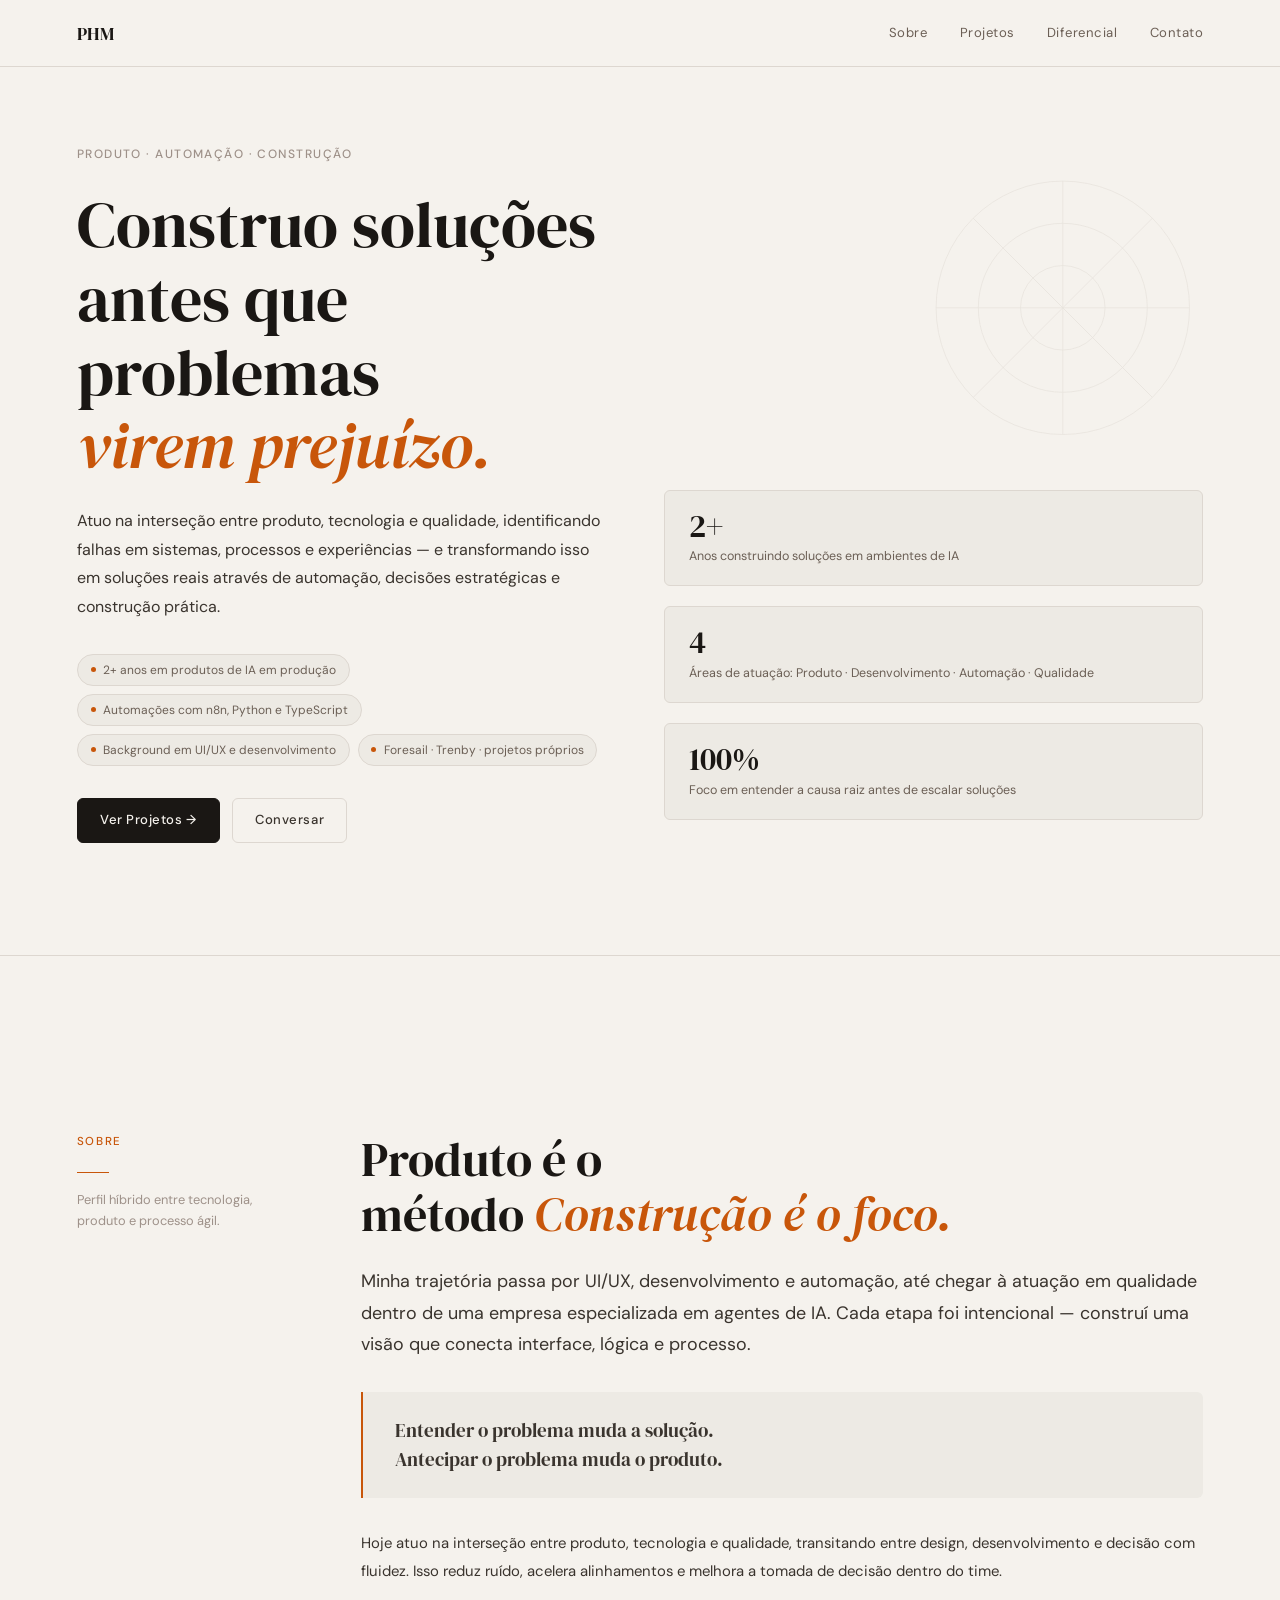
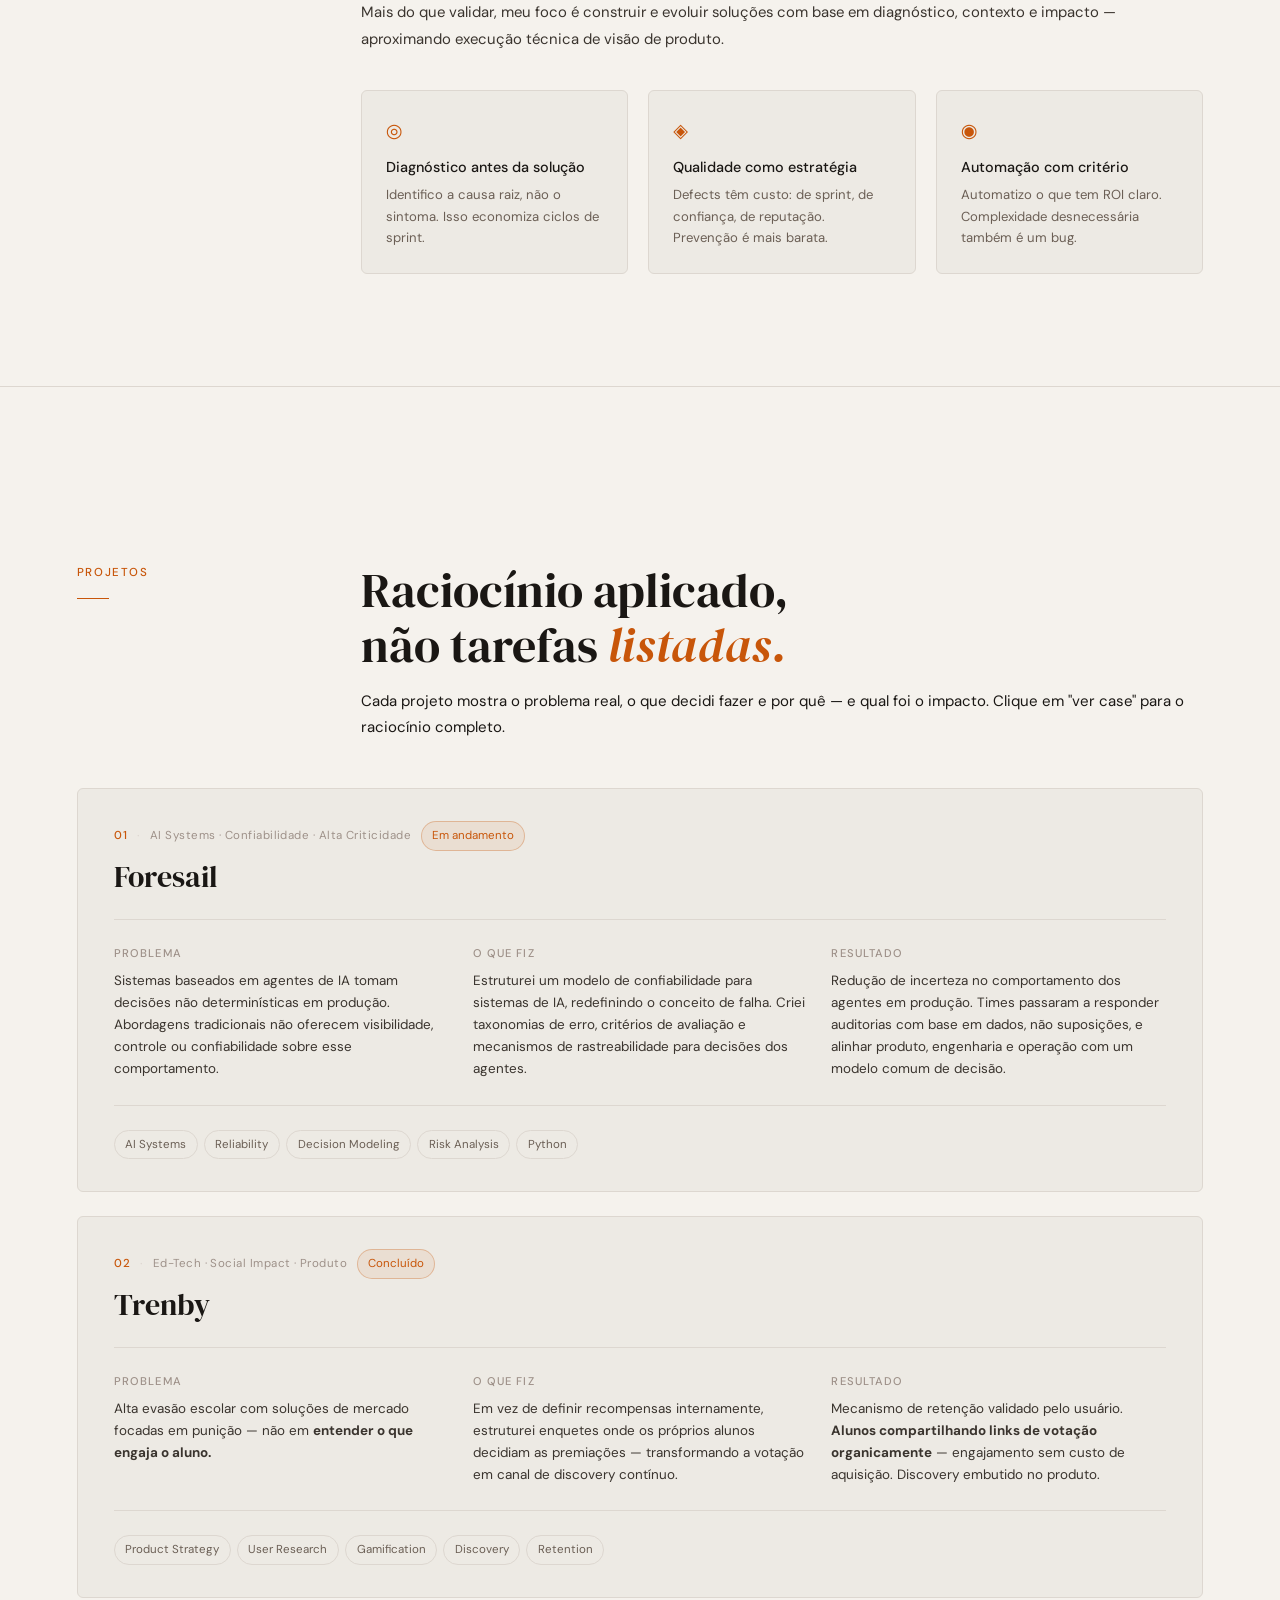
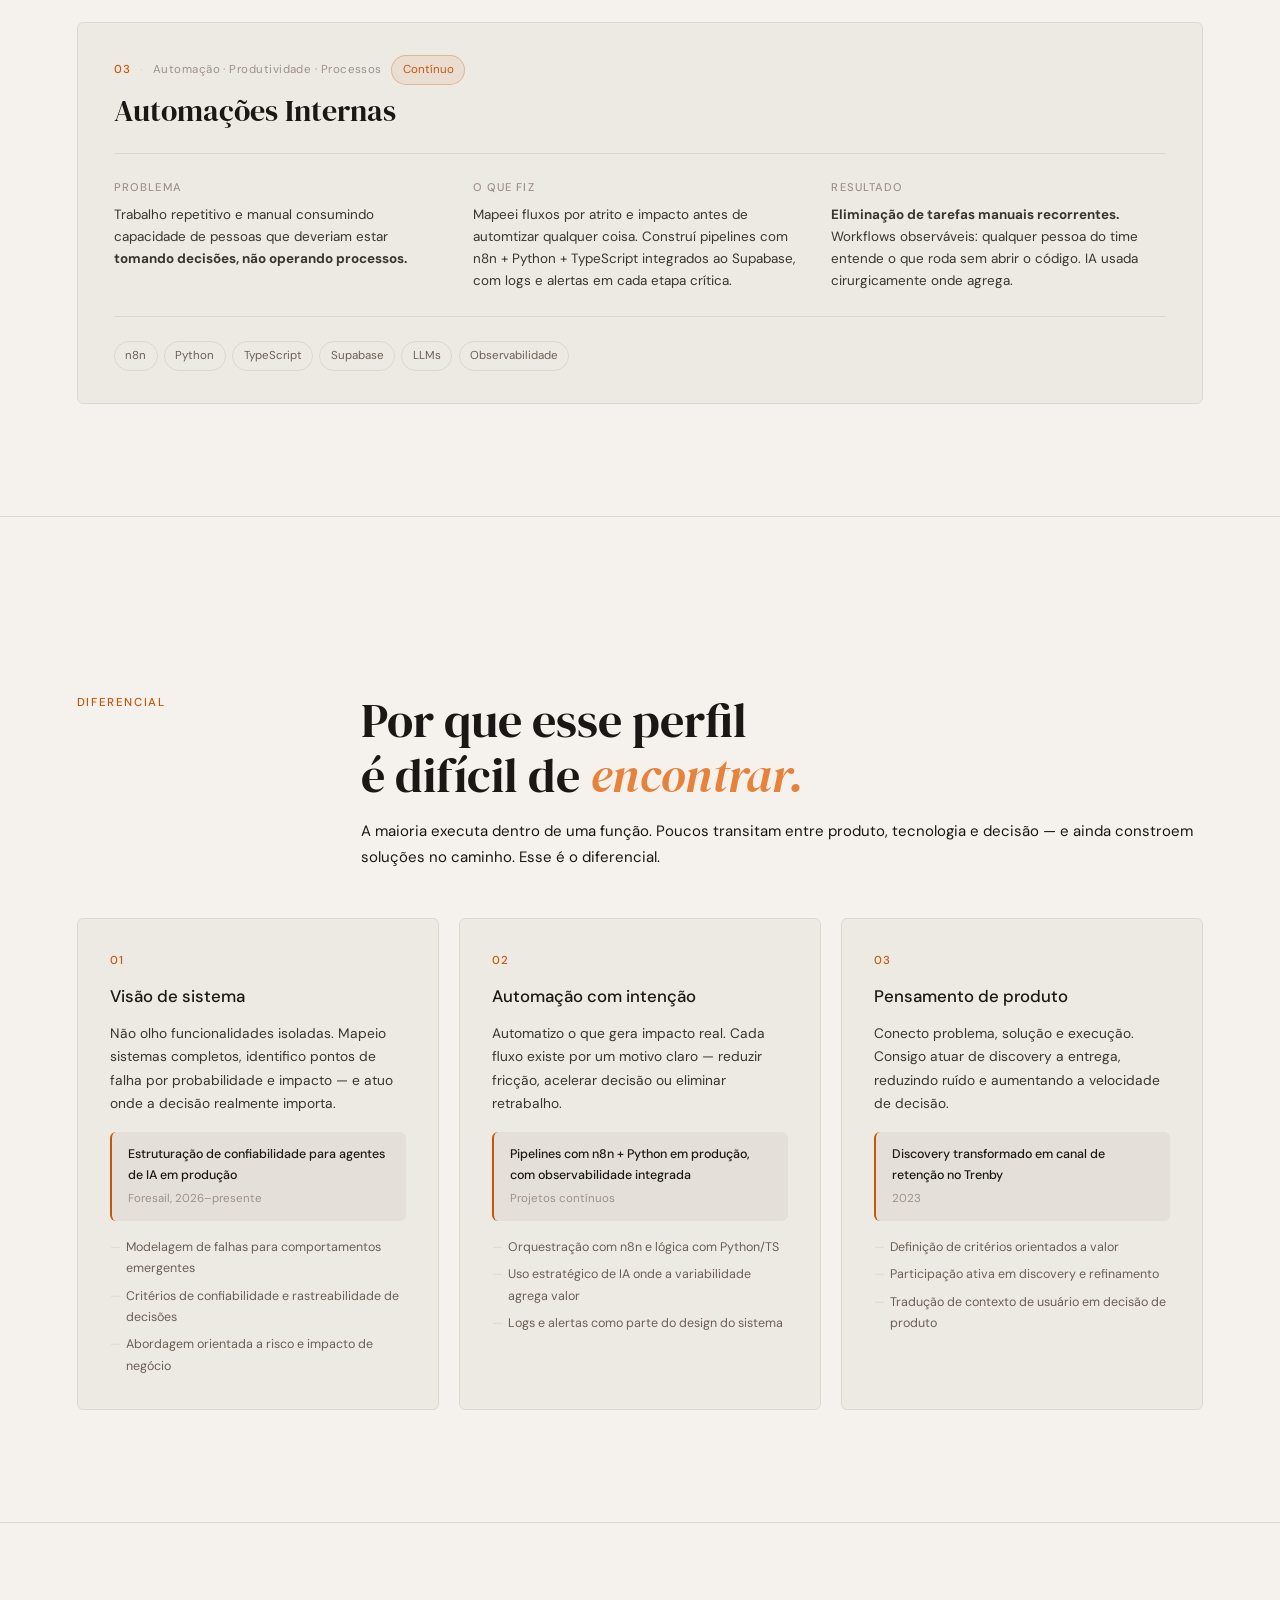
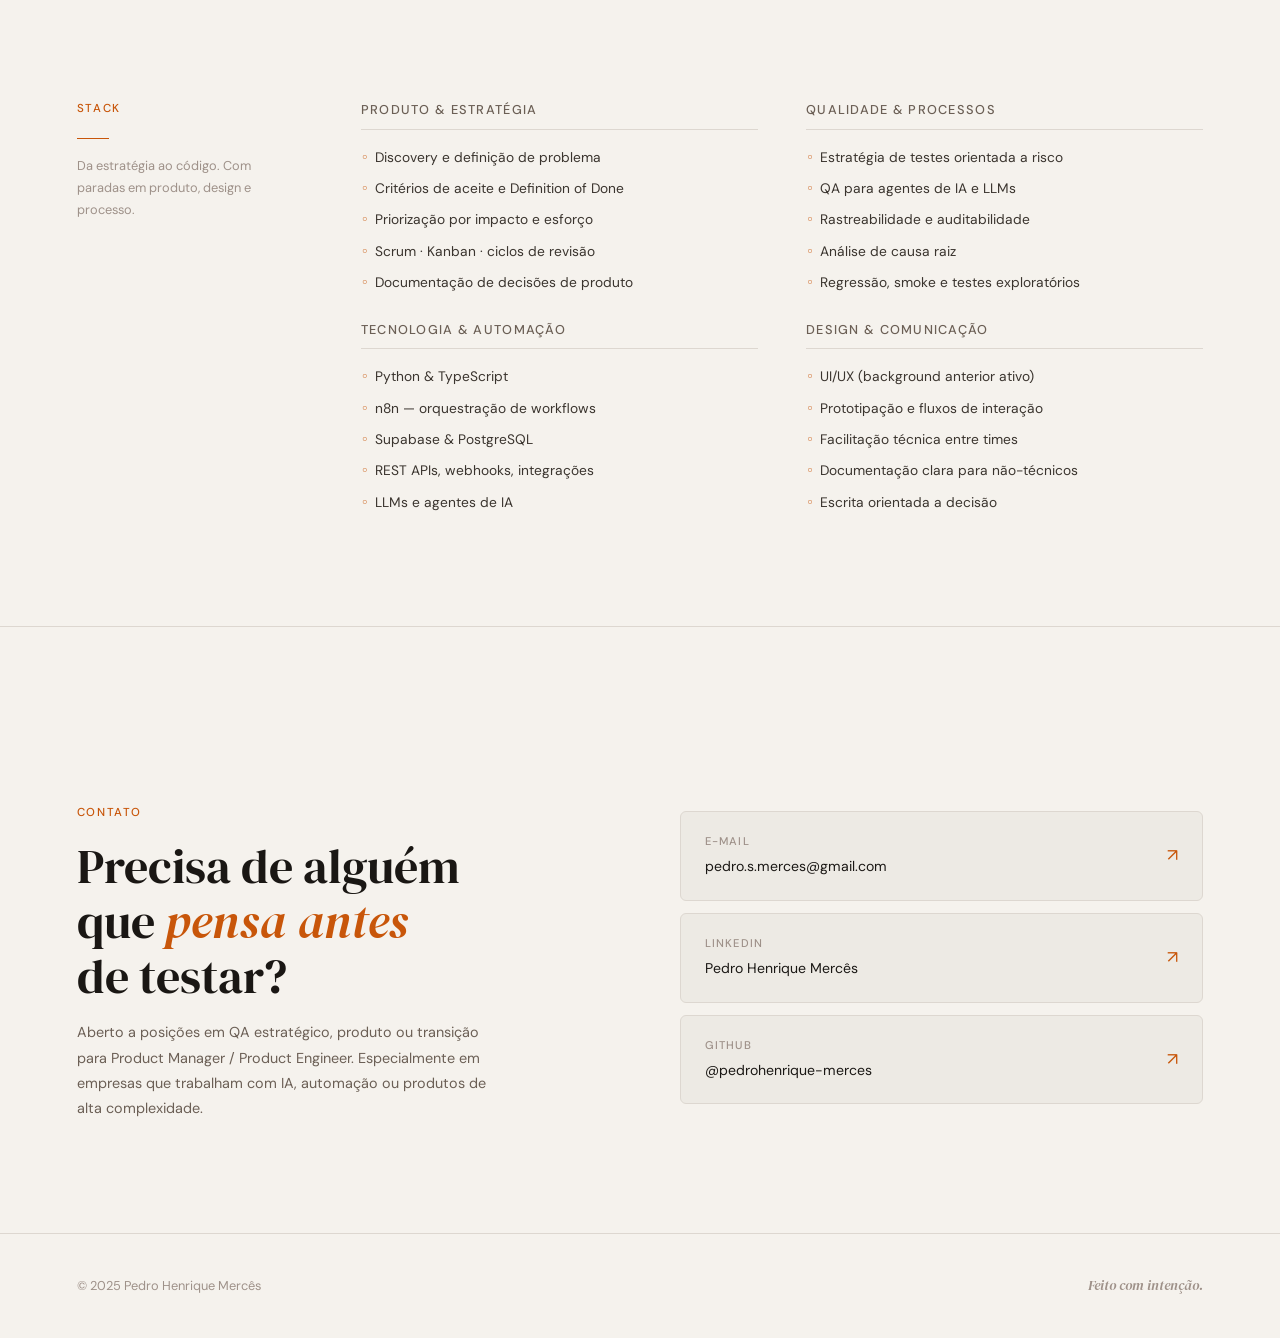
<file: portfolio (2)/portfolio/index.html>
<!DOCTYPE html>
<html lang="pt-BR">

<head>
  <meta charset="UTF-8">
  <meta name="viewport" content="width=device-width, initial-scale=1.0">
  <title>Pedro Henrique Mercês — QA Estratégico · Produto · Automação</title>
  <meta name="description"
    content="QA com visão de produto e domínio de automação. Identifico problemas antes que virem bugs, estruturo qualidade como estratégia e construo soluções que escalam.">
  <link rel="preconnect" href="https://fonts.googleapis.com">
  <link
    href="https://fonts.googleapis.com/css2?family=DM+Serif+Display:ital@0;1&family=DM+Sans:ital,opsz,wght@0,9..40,300;0,9..40,400;0,9..40,500;1,9..40,300&display=swap"
    rel="stylesheet">
  <link rel="stylesheet" href="css/tokens.css">
  <link rel="stylesheet" href="css/base.css">
  <link rel="stylesheet" href="css/sections.css">
</head>

<body>

  <nav>
    <a href="#hero" class="nav-logo">PHM</a>
    <ul class="nav-links">
      <li><a href="#sobre">Sobre</a></li>
      <li><a href="#projetos">Projetos</a></li>
      <li><a href="#diferencial">Diferencial</a></li>
      <li><a href="#contato">Contato</a></li>
    </ul>
  </nav>

  <!-- ══ HERO ══ -->
  <section id="hero">
    <div class="hero-left">
      <span class="hero-eyebrow">Produto · Automação · Construção</span>

      <h1>Construo soluções<br>antes que problemas<br><em>virem prejuízo.</em></h1>

      <p class="hero-sub">
        Atuo na interseção entre produto, tecnologia e qualidade, identificando falhas
        em sistemas, processos e experiências — e transformando isso em soluções reais
        através de automação, decisões estratégicas e construção prática.
      </p>

      <div class="hero-proofs">
        <span class="proof-chip"><span class="proof-chip-dot"></span>2+ anos em produtos de IA em produção</span>
        <span class="proof-chip"><span class="proof-chip-dot"></span>Automações com n8n, Python e TypeScript</span>
        <span class="proof-chip"><span class="proof-chip-dot"></span>Background em UI/UX e desenvolvimento</span>
        <span class="proof-chip"><span class="proof-chip-dot"></span>Foresail · Trenby · projetos próprios</span>
      </div>

      <div class="hero-cta">
        <a href="#projetos" class="btn btn-primary">Ver Projetos &rarr;</a>
        <a href="#contato" class="btn btn-ghost">Conversar</a>
      </div>
    </div>

    <div class="hero-right">
      <div class="hero-bg-graphic">
        <svg viewBox="0 0 400 400" fill="none" xmlns="http://www.w3.org/2000/svg">
          <circle cx="200" cy="200" r="180" stroke="currentColor" stroke-width="1" />
          <circle cx="200" cy="200" r="120" stroke="currentColor" stroke-width="1" />
          <circle cx="200" cy="200" r="60" stroke="currentColor" stroke-width="1" />
          <line x1="20" y1="200" x2="380" y2="200" stroke="currentColor" stroke-width="1" />
          <line x1="200" y1="20" x2="200" y2="380" stroke="currentColor" stroke-width="1" />
          <line x1="72.7" y1="72.7" x2="327.3" y2="327.3" stroke="currentColor" stroke-width="1" />
          <line x1="327.3" y1="72.7" x2="72.7" y2="327.3" stroke="currentColor" stroke-width="1" />
        </svg>
      </div>
      <div class="hero-stats">
        <div class="stat-item reveal">
          <div class="stat-number">2+</div>
          <div class="stat-label">Anos construindo soluções em ambientes de IA</div>
        </div>

        <div class="stat-item reveal" style="transition-delay:.1s">
          <div class="stat-number">4</div>
          <div class="stat-label">Áreas de atuação: Produto · Desenvolvimento · Automação · Qualidade</div>
        </div>

        <div class="stat-item reveal" style="transition-delay:.2s">
          <div class="stat-number">100%</div>
          <div class="stat-label">Foco em entender a causa raiz antes de escalar soluções</div>
        </div>
      </div>
    </div>
  </section>

  <!-- ══ SOBRE ══ -->
  <section id="sobre">
    <div class="sobre-sticky reveal">
      <div class="section-label" style="margin-bottom:1.25rem">Sobre</div>
      <div class="section-divider"></div>
      <p style="font-size:0.8rem; color:var(--ink-4); line-height:1.7; max-width:20ch; margin-top:1rem;">
        Perfil híbrido entre tecnologia, produto e processo ágil.
      </p>
    </div>

    <div class="sobre-body">
      <h2 class="reveal">
        Produto é o<br>método <em style="font-style:italic;color:var(--accent)">Construção é o foco.</em>
      </h2>

      <p class="lead reveal">
        Minha trajetória passa por UI/UX, desenvolvimento e automação, até chegar
        à atuação em qualidade dentro de uma empresa especializada em agentes de IA.
        Cada etapa foi intencional — construí uma visão que conecta interface,
        lógica e processo.
      </p>

      <div class="sobre-highlight reveal">
        <p>
          Entender o problema muda a solução.<br>
          Antecipar o problema muda o produto.
        </p>
      </div>

      <p class="reveal" style="color:var(--ink-2); font-size:0.93rem; line-height:1.85;">
        Hoje atuo na interseção entre produto, tecnologia e qualidade, transitando
        entre design, desenvolvimento e decisão com fluidez. Isso reduz ruído,
        acelera alinhamentos e melhora a tomada de decisão dentro do time.
      </p>

      <p class="reveal" style="color:var(--ink-2); font-size:0.93rem; line-height:1.85; margin-top:0.85rem;">
        Mais do que validar, meu foco é construir e evoluir soluções com base em
        diagnóstico, contexto e impacto — aproximando execução técnica de visão de produto.
      </p>

      <div class="pillars reveal" style="margin-top:2.25rem">
        <div class="pillar">
          <span class="pillar-icon">◎</span>
          <h3>Diagnóstico antes da solução</h3>
          <p>Identifico a causa raiz, não o sintoma. Isso economiza ciclos de sprint.</p>
        </div>
        <div class="pillar">
          <span class="pillar-icon">◈</span>
          <h3>Qualidade como estratégia</h3>
          <p>Defects têm custo: de sprint, de confiança, de reputação. Prevenção é mais barata.</p>
        </div>
        <div class="pillar">
          <span class="pillar-icon">◉</span>
          <h3>Automação com critério</h3>
          <p>Automatizo o que tem ROI claro. Complexidade desnecessária também é um bug.</p>
        </div>
      </div>
    </div>
  </section>

  <!-- ══ PROJETOS ══ -->
  <section id="projetos">
    <div class="projects-header">
      <div>
        <div class="section-label reveal" style="margin-bottom:1rem">Projetos</div>
        <div class="section-divider reveal"></div>
      </div>
      <div class="projects-intro">
        <h2 class="reveal">Raciocínio aplicado,<br>não tarefas <em
            style="font-style:italic;color:var(--accent)">listadas.</em></h2>
        <p class="reveal">
          Cada projeto mostra o problema real, o que decidi fazer e por quê —
          e qual foi o impacto. Clique em "ver case" para o raciocínio completo.
        </p>
      </div>
    </div>

    <div class="project-list">

      <!-- FORESAIL -->
      <div class="project-card reveal">
        <div class="project-card-top">
          <div class="project-card-title-block">
            <div class="project-meta">
              <span class="project-index">01</span>
              <span style="color:var(--line);font-size:0.8rem">·</span>
              <span class="project-type">AI Systems · Confiabilidade · Alta Criticidade</span>
              <span class="tag tag-accent">Em andamento</span>
            </div>
            <h3>Foresail</h3>
          </div>
        </div>
        <div class="par-strip">
          <div class="par-item">
            <div class="par-label">Problema</div>
            <div class="par-text">Sistemas baseados em agentes de IA tomam decisões não determinísticas em produção.
              Abordagens tradicionais não oferecem visibilidade, controle ou confiabilidade sobre esse comportamento.
            </div>
          </div>
          <div class="par-item">
            <div class="par-label">O que fiz</div>
            <div class="par-text">Estruturei um modelo de confiabilidade para sistemas de IA, redefinindo o conceito de
              falha.
              Criei taxonomias de erro, critérios de avaliação e mecanismos de rastreabilidade para decisões dos
              agentes.</div>
          </div>
          <div class="par-item">
            <div class="par-label">Resultado</div>
            <div class="par-text">Redução de incerteza no comportamento dos agentes em produção.
              Times passaram a responder auditorias com base em dados, não suposições,
              e alinhar produto, engenharia e operação com um modelo comum de decisão.</div>
          </div>
        </div>
        <div class="project-tags-row">
          <span class="tag">AI Systems</span>
          <span class="tag">Reliability</span>
          <span class="tag">Decision Modeling</span>
          <span class="tag">Risk Analysis</span>
          <span class="tag">Python</span>
        </div>
      </div>

      <!-- TRENBY -->
      <div class="project-card reveal">
        <div class="project-card-top">
          <div class="project-card-title-block">
            <div class="project-meta">
              <span class="project-index">02</span>
              <span style="color:var(--line);font-size:0.8rem">·</span>
              <span class="project-type">Ed-Tech · Social Impact · Produto</span>
              <span class="tag tag-accent">Concluído</span>
            </div>
            <h3>Trenby</h3>
          </div>

        </div>
        <div class="par-strip">
          <div class="par-item">
            <div class="par-label">Problema</div>
            <div class="par-text">Alta evasão escolar com soluções de mercado focadas em punição — não em
              <strong>entender o que engaja o aluno.</strong>
            </div>
          </div>
          <div class="par-item">
            <div class="par-label">O que fiz</div>
            <div class="par-text">Em vez de definir recompensas internamente, estruturei enquetes onde os próprios
              alunos decidiam as premiações — transformando a votação em canal de discovery contínuo.</div>
          </div>
          <div class="par-item">
            <div class="par-label">Resultado</div>
            <div class="par-text">Mecanismo de retenção validado pelo usuário. <strong>Alunos compartilhando links de
                votação organicamente</strong> — engajamento sem custo de aquisição. Discovery embutido no produto.
            </div>
          </div>
        </div>
        <div class="project-tags-row">
          <span class="tag">Product Strategy</span>
          <span class="tag">User Research</span>
          <span class="tag">Gamification</span>
          <span class="tag">Discovery</span>
          <span class="tag">Retention</span>
        </div>
      </div>

      <!-- AUTOMAÇÕES -->
      <div class="project-card reveal">
        <div class="project-card-top">
          <div class="project-card-title-block">
            <div class="project-meta">
              <span class="project-index">03</span>
              <span style="color:var(--line);font-size:0.8rem">·</span>
              <span class="project-type">Automação · Produtividade · Processos</span>
              <span class="tag tag-accent">Contínuo</span>
            </div>
            <h3>Automações Internas</h3>
          </div>

        </div>
        <div class="par-strip">
          <div class="par-item">
            <div class="par-label">Problema</div>
            <div class="par-text">Trabalho repetitivo e manual consumindo capacidade de pessoas que deveriam estar
              <strong>tomando decisões, não operando processos.</strong>
            </div>
          </div>
          <div class="par-item">
            <div class="par-label">O que fiz</div>
            <div class="par-text">Mapeei fluxos por atrito e impacto antes de automtizar qualquer coisa. Construí
              pipelines com n8n + Python + TypeScript integrados ao Supabase, com logs e alertas em cada etapa crítica.
            </div>
          </div>
          <div class="par-item">
            <div class="par-label">Resultado</div>
            <div class="par-text"><strong>Eliminação de tarefas manuais recorrentes.</strong> Workflows observáveis:
              qualquer pessoa do time entende o que roda sem abrir o código. IA usada cirurgicamente onde agrega.</div>
          </div>
        </div>
        <div class="project-tags-row">
          <span class="tag">n8n</span>
          <span class="tag">Python</span>
          <span class="tag">TypeScript</span>
          <span class="tag">Supabase</span>
          <span class="tag">LLMs</span>
          <span class="tag">Observabilidade</span>
        </div>
      </div>

    </div>
  </section>

  <!-- ══ DIFERENCIAL ══ -->
  <section id="diferencial">
    <div class="diferencial-header">
      <div>
        <div class="section-label reveal" style="margin-bottom:1.25rem">Diferencial</div>
      </div>
      <div class="diferencial-intro">
        <h2 class="reveal">Por que esse perfil<br>é difícil de <em
            style="font-style:italic;color:var(--accent-2)">encontrar.</em></h2>
        <p class="reveal">
          A maioria executa dentro de uma função. Poucos transitam entre produto,
          tecnologia e decisão — e ainda constroem soluções no caminho. Esse é o
          diferencial.
        </p>
      </div>
    </div>

    <div class="diferencial-grid">

      <div class="diferencial-card reveal">
        <div class="diferencial-card-num">01</div>
        <h3>Visão de sistema</h3>
        <p>Não olho funcionalidades isoladas. Mapeio sistemas completos, identifico pontos de falha por probabilidade e
          impacto — e atuo onde a decisão realmente importa.</p>
        <div class="diferencial-proof">
          Estruturação de confiabilidade para agentes de IA em produção
          <span>Foresail, 2026–presente</span>
        </div>
        <ul class="diferencial-examples">
          <li>Modelagem de falhas para comportamentos emergentes</li>
          <li>Critérios de confiabilidade e rastreabilidade de decisões</li>
          <li>Abordagem orientada a risco e impacto de negócio</li>
        </ul>
      </div>

      <div class="diferencial-card reveal" style="transition-delay:.1s">
        <div class="diferencial-card-num">02</div>
        <h3>Automação com intenção</h3>
        <p>Automatizo o que gera impacto real. Cada fluxo existe por um motivo claro — reduzir fricção, acelerar decisão
          ou eliminar retrabalho.</p>
        <div class="diferencial-proof">
          Pipelines com n8n + Python em produção, com observabilidade integrada
          <span>Projetos contínuos</span>
        </div>
        <ul class="diferencial-examples">
          <li>Orquestração com n8n e lógica com Python/TS</li>
          <li>Uso estratégico de IA onde a variabilidade agrega valor</li>
          <li>Logs e alertas como parte do design do sistema</li>
        </ul>
      </div>

      <div class="diferencial-card reveal" style="transition-delay:.2s">
        <div class="diferencial-card-num">03</div>
        <h3>Pensamento de produto</h3>
        <p>Conecto problema, solução e execução. Consigo atuar de discovery a entrega, reduzindo ruído e aumentando a
          velocidade de decisão.</p>
        <div class="diferencial-proof">
          Discovery transformado em canal de retenção no Trenby
          <span>2023</span>
        </div>
        <ul class="diferencial-examples">
          <li>Definição de critérios orientados a valor</li>
          <li>Participação ativa em discovery e refinamento</li>
          <li>Tradução de contexto de usuário em decisão de produto</li>
        </ul>
      </div>

    </div>
  </section>

  <!-- ══ HABILIDADES ══ -->
  <section id="habilidades">
    <div class="habilidades-sticky reveal">
      <div class="section-label" style="margin-bottom:1.25rem">Stack</div>
      <div class="section-divider"></div>
      <p style="font-size:0.8rem; color:var(--ink-4); line-height:1.7; margin-top:1rem; max-width:20ch;">
        Da estratégia ao código. Com paradas em produto, design e processo.
      </p>
    </div>

    <div class="skills-grid reveal">
      <div class="skill-group">
        <h4>Produto &amp; Estratégia</h4>
        <ul class="skill-list">
          <li>Discovery e definição de problema</li>
          <li>Critérios de aceite e Definition of Done</li>
          <li>Priorização por impacto e esforço</li>
          <li>Scrum · Kanban · ciclos de revisão</li>
          <li>Documentação de decisões de produto</li>
        </ul>
      </div>
      <div class="skill-group">
        <h4>Qualidade &amp; Processos</h4>
        <ul class="skill-list">
          <li>Estratégia de testes orientada a risco</li>
          <li>QA para agentes de IA e LLMs</li>
          <li>Rastreabilidade e auditabilidade</li>
          <li>Análise de causa raiz</li>
          <li>Regressão, smoke e testes exploratórios</li>
        </ul>
      </div>
      <div class="skill-group">
        <h4>Tecnologia &amp; Automação</h4>
        <ul class="skill-list">
          <li>Python &amp; TypeScript</li>
          <li>n8n — orquestração de workflows</li>
          <li>Supabase &amp; PostgreSQL</li>
          <li>REST APIs, webhooks, integrações</li>
          <li>LLMs e agentes de IA</li>
        </ul>
      </div>
      <div class="skill-group">
        <h4>Design &amp; Comunicação</h4>
        <ul class="skill-list">
          <li>UI/UX (background anterior ativo)</li>
          <li>Prototipação e fluxos de interação</li>
          <li>Facilitação técnica entre times</li>
          <li>Documentação clara para não-técnicos</li>
          <li>Escrita orientada a decisão</li>
        </ul>
      </div>
    </div>
  </section>

  <!-- ══ CONTATO ══ -->
  <section id="contato">
    <div>
      <div class="section-label reveal" style="margin-bottom:1rem">Contato</div>
      <h2 class="contact-headline reveal">
        Precisa de alguém<br>que <em>pensa antes</em><br>de testar?
      </h2>
      <p class="contact-note reveal" style="margin-top:1rem">
        Aberto a posições em QA estratégico, produto ou transição para
        Product Manager / Product Engineer. Especialmente em empresas que
        trabalham com IA, automação ou produtos de alta complexidade.
      </p>
    </div>

    <div class="contact-links reveal">
      <a href="mailto:[EMAIL_ADDRESS]" class="contact-link">
        <div class="contact-link-inner">
          <span class="contact-link-label">E-mail</span>
          <span class="contact-link-value">pedro.s.merces@gmail.com</span>
        </div>
        <span class="contact-arrow">↗</span>
      </a>
      <a href="https://www.linkedin.com/in/pedro-mercês" target="_blank" rel="noopener" class="contact-link">
        <div class="contact-link-inner">
          <span class="contact-link-label">LinkedIn</span>
          <span class="contact-link-value">Pedro Henrique Mercês</span>
        </div>
        <span class="contact-arrow">↗</span>
      </a>
      <a href="https://github.com/pedrohenrique-merces" target="_blank" rel="noopener" class="contact-link">
        <div class="contact-link-inner">
          <span class="contact-link-label">GitHub</span>
          <span class="contact-link-value">@pedrohenrique-merces</span>
        </div>
        <span class="contact-arrow">↗</span>
      </a>
    </div>
  </section>

  <footer>
    <p>© 2025 Pedro Henrique Mercês</p>
    <p style="font-style:italic; font-family:'DM Serif Display',serif; font-size:0.86rem;">Feito com intenção.</p>
  </footer>

  <script src="js/reveal.js"></script>
</body>

</html>
</file>
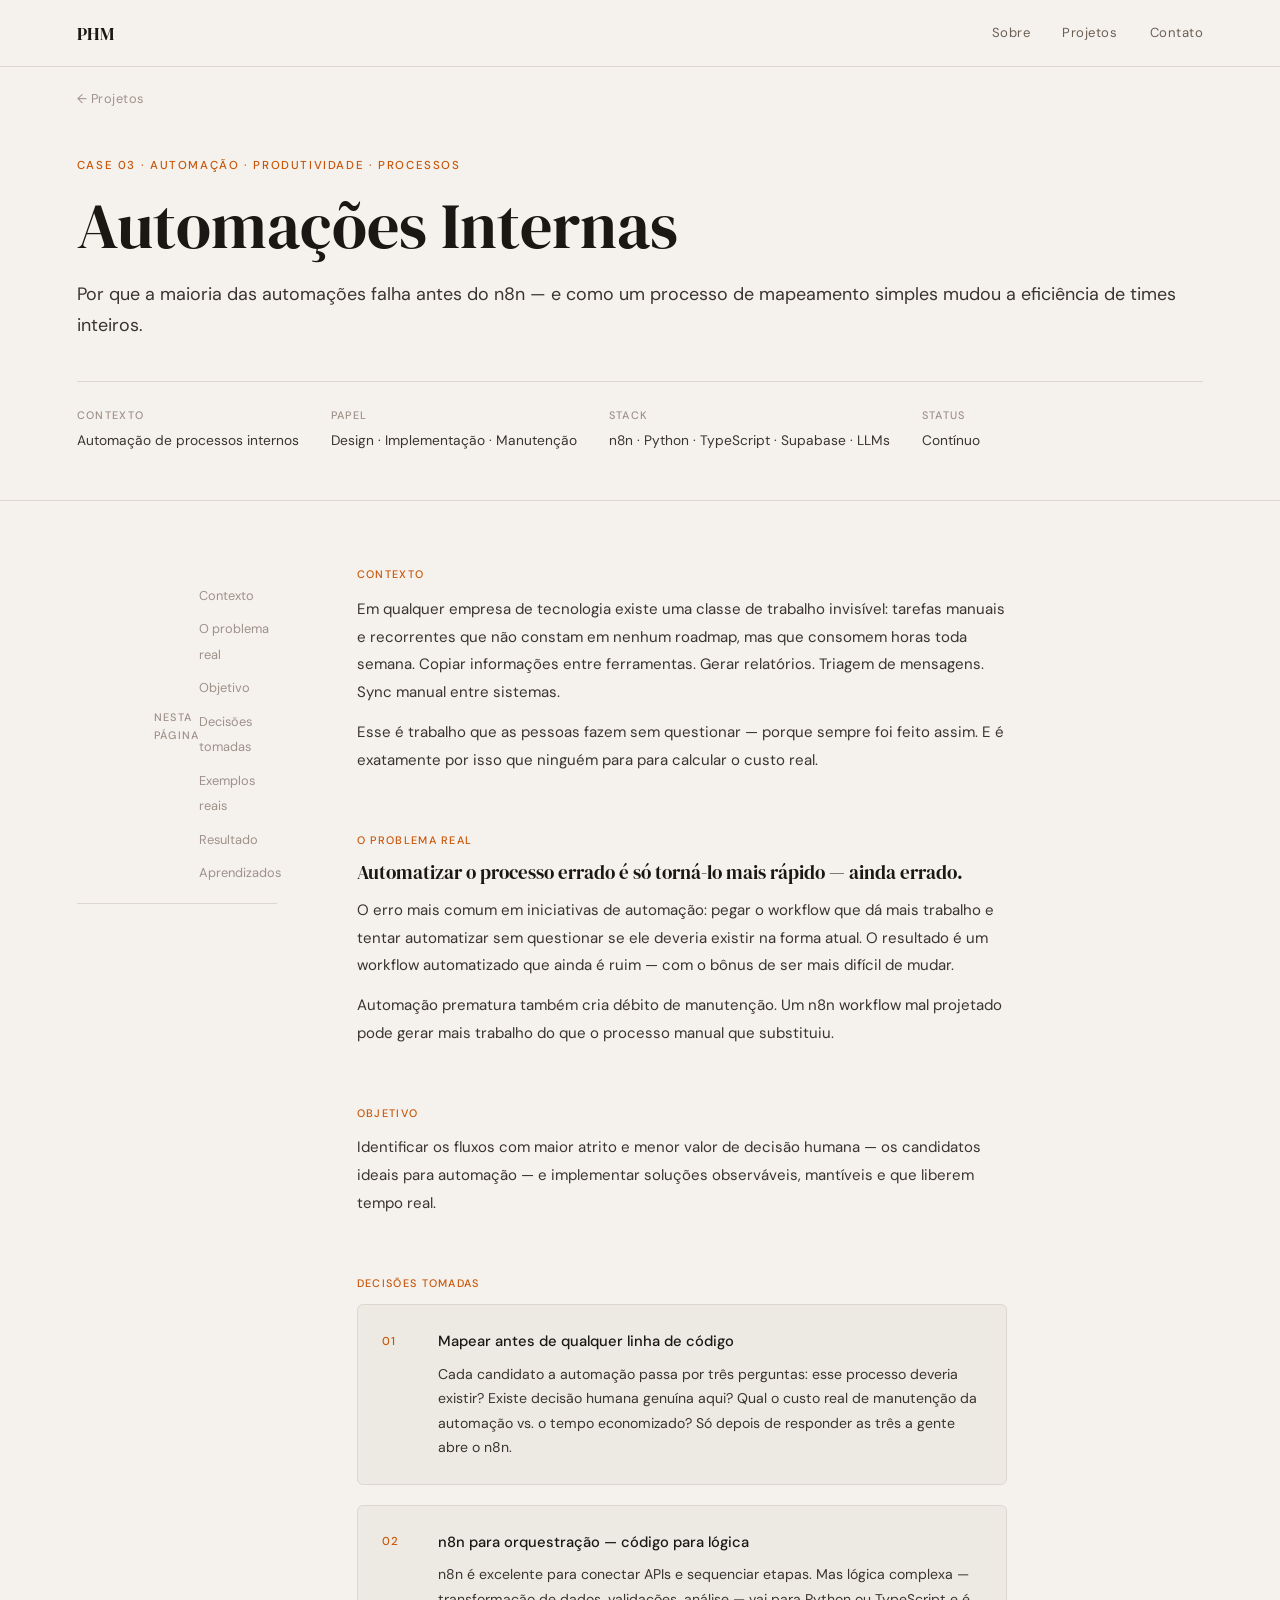
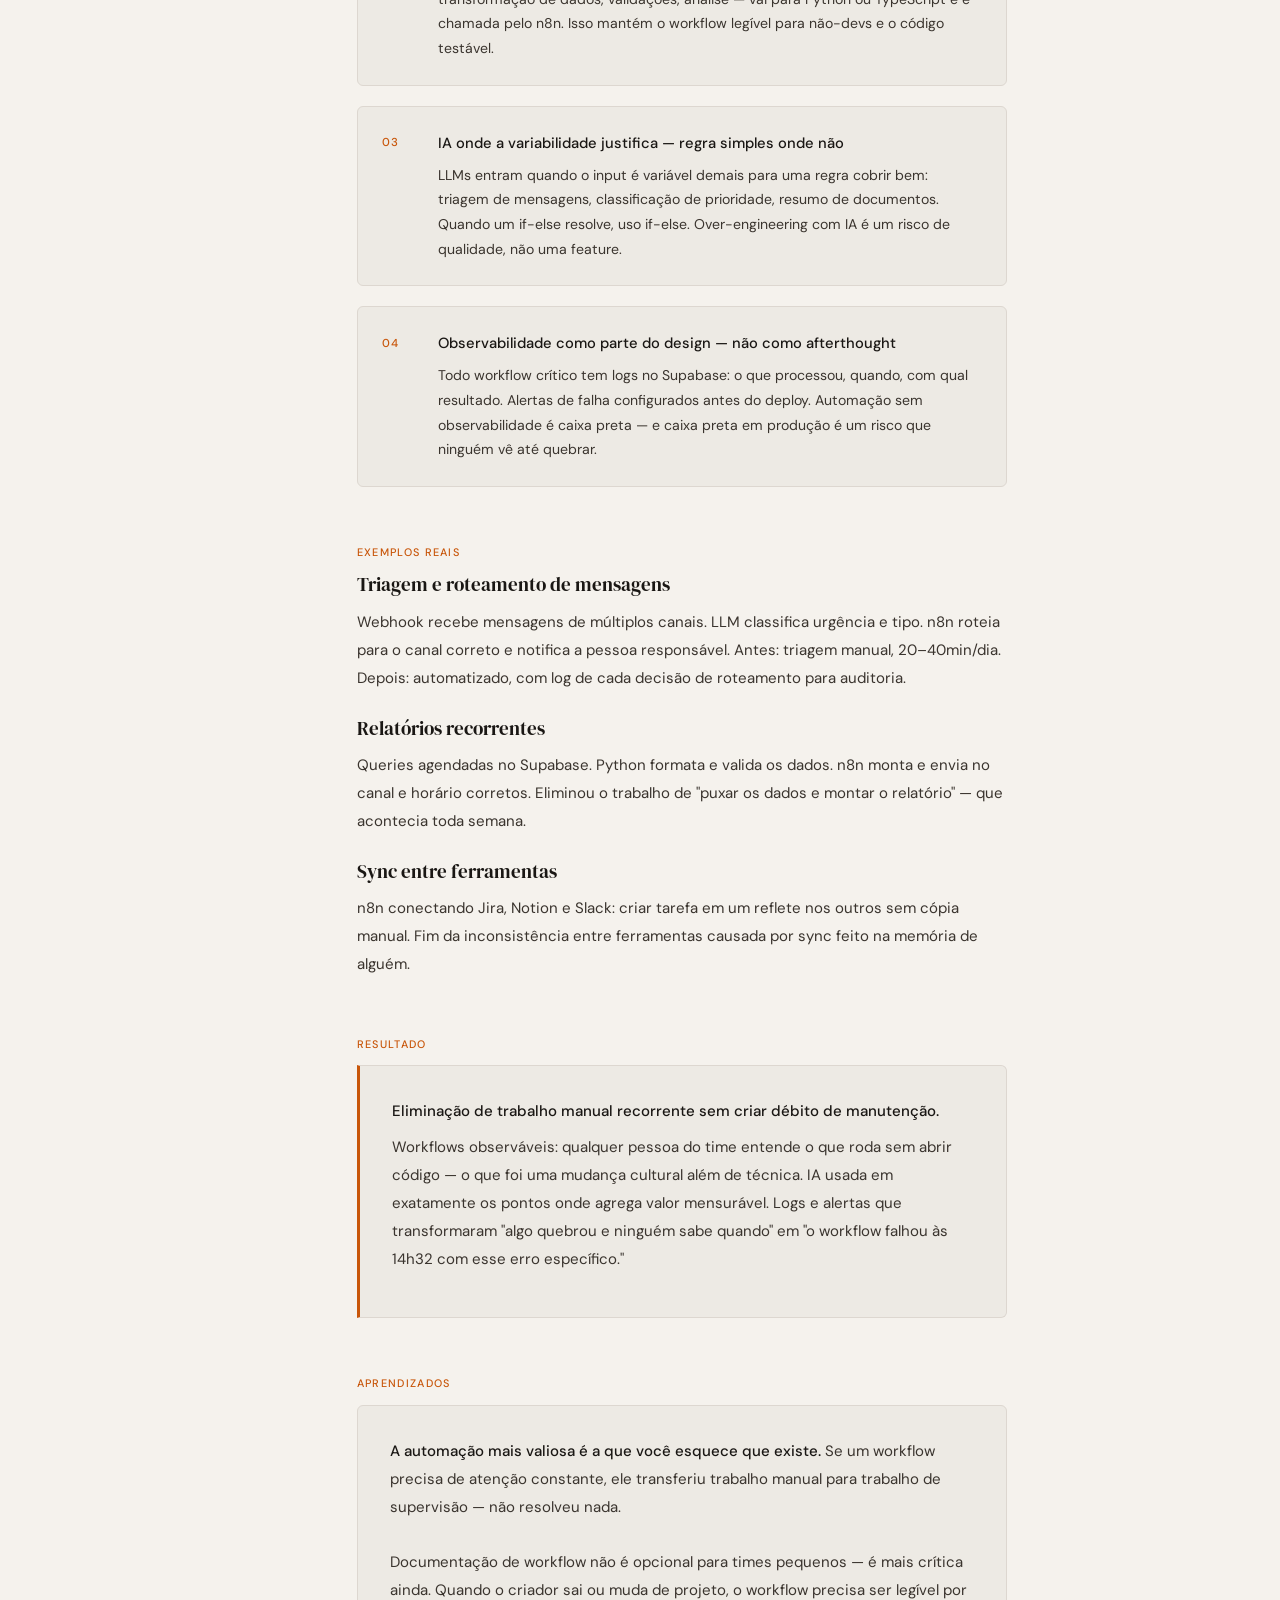
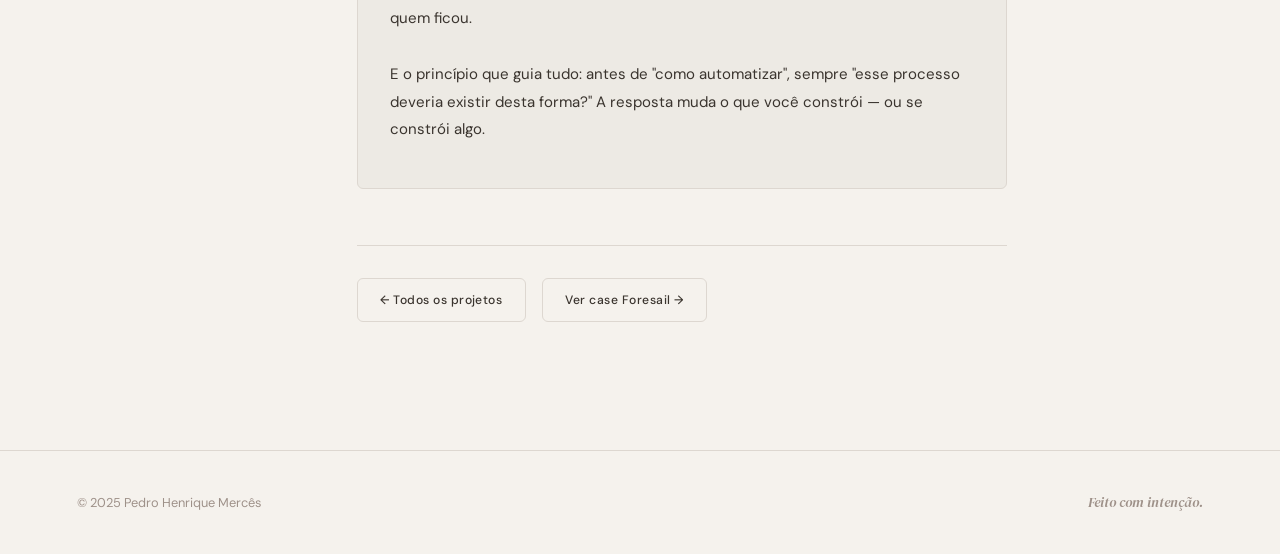
<file: portfolio (2)/portfolio/case-automacoes.html>
<!DOCTYPE html>
<html lang="pt-BR">
<head>
  <meta charset="UTF-8">
  <meta name="viewport" content="width=device-width, initial-scale=1.0">
  <title>Case: Automações — Pedro Henrique Mercês</title>
  <link rel="preconnect" href="https://fonts.googleapis.com">
  <link href="https://fonts.googleapis.com/css2?family=DM+Serif+Display:ital@0;1&family=DM+Sans:ital,opsz,wght@0,9..40,300;0,9..40,400;0,9..40,500;1,9..40,300&display=swap" rel="stylesheet">
  <link rel="stylesheet" href="css/tokens.css">
  <link rel="stylesheet" href="css/base.css">
  <link rel="stylesheet" href="css/sections.css">
</head>
<body>
<nav>
  <a href="index.html" class="nav-logo">PHM</a>
  <ul class="nav-links">
    <li><a href="index.html#sobre">Sobre</a></li>
    <li><a href="index.html#projetos">Projetos</a></li>
    <li><a href="index.html#contato">Contato</a></li>
  </ul>
</nav>

<a href="index.html#projetos" class="case-back">← Projetos</a>

<div class="case-hero">
  <span class="section-label">Case 03 · Automação · Produtividade · Processos</span>
  <h1>Automações Internas</h1>
  <p class="lead">
    Por que a maioria das automações falha antes do n8n — e como um
    processo de mapeamento simples mudou a eficiência de times inteiros.
  </p>
  <div class="case-meta-bar">
    <div class="case-meta-item">
      <div class="case-meta-label">Contexto</div>
      <div class="case-meta-value">Automação de processos internos</div>
    </div>
    <div class="case-meta-item">
      <div class="case-meta-label">Papel</div>
      <div class="case-meta-value">Design · Implementação · Manutenção</div>
    </div>
    <div class="case-meta-item">
      <div class="case-meta-label">Stack</div>
      <div class="case-meta-value">n8n · Python · TypeScript · Supabase · LLMs</div>
    </div>
    <div class="case-meta-item">
      <div class="case-meta-label">Status</div>
      <div class="case-meta-value">Contínuo</div>
    </div>
  </div>
</div>

<div class="case-content">
  <nav class="case-toc">
    <div class="case-toc-label">Nesta página</div>
    <ul class="case-toc-list">
      <li><a href="#ctx">Contexto</a></li>
      <li><a href="#problema">O problema real</a></li>
      <li><a href="#objetivo">Objetivo</a></li>
      <li><a href="#decisoes">Decisões tomadas</a></li>
      <li><a href="#exemplos">Exemplos reais</a></li>
      <li><a href="#resultado">Resultado</a></li>
      <li><a href="#aprendizados">Aprendizados</a></li>
    </ul>
  </nav>

  <div class="case-body">

    <div class="case-section" id="ctx">
      <div class="case-section-label">Contexto</div>
      <p>
        Em qualquer empresa de tecnologia existe uma classe de trabalho
        invisível: tarefas manuais e recorrentes que não constam em nenhum
        roadmap, mas que consomem horas toda semana. Copiar informações
        entre ferramentas. Gerar relatórios. Triagem de mensagens. Sync
        manual entre sistemas.
      </p>
      <p>
        Esse é trabalho que as pessoas fazem sem questionar — porque
        sempre foi feito assim. E é exatamente por isso que ninguém
        para para calcular o custo real.
      </p>
    </div>

    <div class="case-section" id="problema">
      <div class="case-section-label">O problema real</div>
      <h3>Automatizar o processo errado é só torná-lo mais rápido — ainda errado.</h3>
      <p>
        O erro mais comum em iniciativas de automação: pegar o workflow
        que dá mais trabalho e tentar automatizar sem questionar se ele
        deveria existir na forma atual. O resultado é um workflow automatizado
        que ainda é ruim — com o bônus de ser mais difícil de mudar.
      </p>
      <p>
        Automação prematura também cria débito de manutenção. Um n8n workflow
        mal projetado pode gerar mais trabalho do que o processo manual que substituiu.
      </p>
    </div>

    <div class="case-section" id="objetivo">
      <div class="case-section-label">Objetivo</div>
      <p>
        Identificar os fluxos com maior atrito e menor valor de decisão
        humana — os candidatos ideais para automação — e implementar
        soluções observáveis, mantíveis e que liberem tempo real.
      </p>
    </div>

    <div class="case-section" id="decisoes">
      <div class="case-section-label">Decisões tomadas</div>
      <ul class="case-decision-list">
        <li class="case-decision-item">
          <div class="decision-num">01</div>
          <div class="decision-text">
            <strong>Mapear antes de qualquer linha de código</strong>
            Cada candidato a automação passa por três perguntas:
            esse processo deveria existir? Existe decisão humana genuína aqui?
            Qual o custo real de manutenção da automação vs. o tempo economizado?
            Só depois de responder as três a gente abre o n8n.
          </div>
        </li>
        <li class="case-decision-item">
          <div class="decision-num">02</div>
          <div class="decision-text">
            <strong>n8n para orquestração — código para lógica</strong>
            n8n é excelente para conectar APIs e sequenciar etapas.
            Mas lógica complexa — transformação de dados, validações,
            análise — vai para Python ou TypeScript e é chamada pelo n8n.
            Isso mantém o workflow legível para não-devs e o código testável.
          </div>
        </li>
        <li class="case-decision-item">
          <div class="decision-num">03</div>
          <div class="decision-text">
            <strong>IA onde a variabilidade justifica — regra simples onde não</strong>
            LLMs entram quando o input é variável demais para uma regra
            cobrir bem: triagem de mensagens, classificação de prioridade,
            resumo de documentos. Quando um if-else resolve, uso if-else.
            Over-engineering com IA é um risco de qualidade, não uma feature.
          </div>
        </li>
        <li class="case-decision-item">
          <div class="decision-num">04</div>
          <div class="decision-text">
            <strong>Observabilidade como parte do design — não como afterthought</strong>
            Todo workflow crítico tem logs no Supabase: o que processou,
            quando, com qual resultado. Alertas de falha configurados antes
            do deploy. Automação sem observabilidade é caixa preta — e
            caixa preta em produção é um risco que ninguém vê até quebrar.
          </div>
        </li>
      </ul>
    </div>

    <div class="case-section" id="exemplos">
      <div class="case-section-label">Exemplos reais</div>
      <h3>Triagem e roteamento de mensagens</h3>
      <p>
        Webhook recebe mensagens de múltiplos canais. LLM classifica urgência
        e tipo. n8n roteia para o canal correto e notifica a pessoa responsável.
        Antes: triagem manual, 20–40min/dia. Depois: automatizado, com log de
        cada decisão de roteamento para auditoria.
      </p>
      <h3 style="margin-top:1.5rem">Relatórios recorrentes</h3>
      <p>
        Queries agendadas no Supabase. Python formata e valida os dados.
        n8n monta e envia no canal e horário corretos. Eliminou o trabalho
        de "puxar os dados e montar o relatório" — que acontecia toda semana.
      </p>
      <h3 style="margin-top:1.5rem">Sync entre ferramentas</h3>
      <p>
        n8n conectando Jira, Notion e Slack: criar tarefa em um reflete nos
        outros sem cópia manual. Fim da inconsistência entre ferramentas
        causada por sync feito na memória de alguém.
      </p>
    </div>

    <div class="case-section" id="resultado">
      <div class="case-section-label">Resultado</div>
      <div class="case-result-box">
        <p>
          <strong style="color:var(--ink); font-weight:500; display:block; margin-bottom:0.5rem">
            Eliminação de trabalho manual recorrente sem criar débito de manutenção.
          </strong>
          Workflows observáveis: qualquer pessoa do time entende o que roda
          sem abrir código — o que foi uma mudança cultural além de técnica.
          IA usada em exatamente os pontos onde agrega valor mensurável.
          Logs e alertas que transformaram "algo quebrou e ninguém sabe quando"
          em "o workflow falhou às 14h32 com esse erro específico."
        </p>
      </div>
    </div>

    <div class="case-section" id="aprendizados">
      <div class="case-section-label">Aprendizados</div>
      <div class="case-learning-box">
        <p>
          <strong style="color:var(--ink); font-weight:500;">
            A automação mais valiosa é a que você esquece que existe.
          </strong>
          Se um workflow precisa de atenção constante, ele transferiu
          trabalho manual para trabalho de supervisão — não resolveu nada.
        </p>
        <p>
          Documentação de workflow não é opcional para times pequenos —
          é mais crítica ainda. Quando o criador sai ou muda de projeto,
          o workflow precisa ser legível por quem ficou.
        </p>
        <p>
          E o princípio que guia tudo: antes de "como automatizar",
          sempre "esse processo deveria existir desta forma?"
          A resposta muda o que você constrói — ou se constrói algo.
        </p>
      </div>
    </div>

    <div style="margin-top:2.5rem; padding-top:2rem; border-top:1px solid var(--line); display:flex; gap:1rem; flex-wrap:wrap;">
      <a href="index.html#projetos" class="btn btn-ghost" style="font-size:0.76rem">&larr; Todos os projetos</a>
      <a href="case-foresail.html" class="btn btn-ghost" style="font-size:0.76rem">Ver case Foresail &rarr;</a>
    </div>

  </div>
</div>

<footer style="margin-top:4rem">
  <p>© 2025 Pedro Henrique Mercês</p>
  <p style="font-style:italic; font-family:'DM Serif Display',serif; font-size:0.86rem;">Feito com intenção.</p>
</footer>
<script src="js/reveal.js"></script>
</body>
</html>
</file>
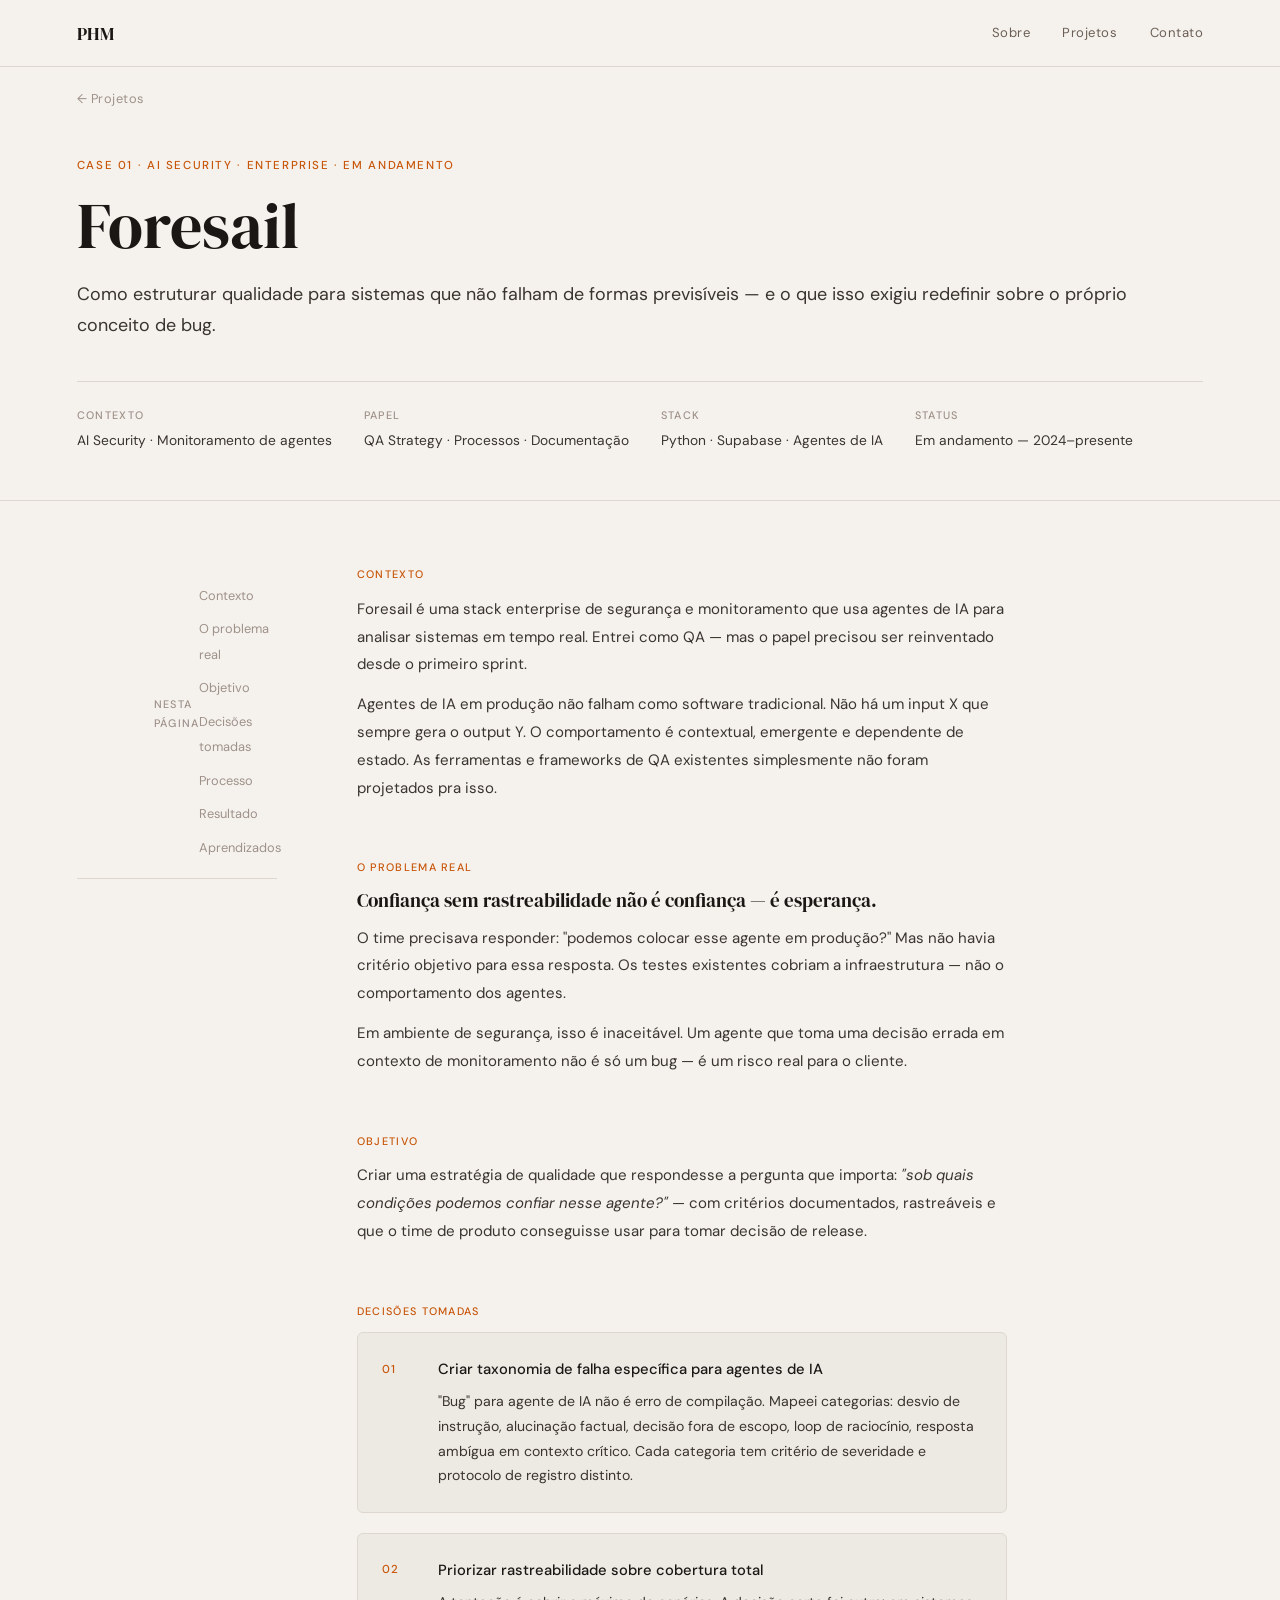
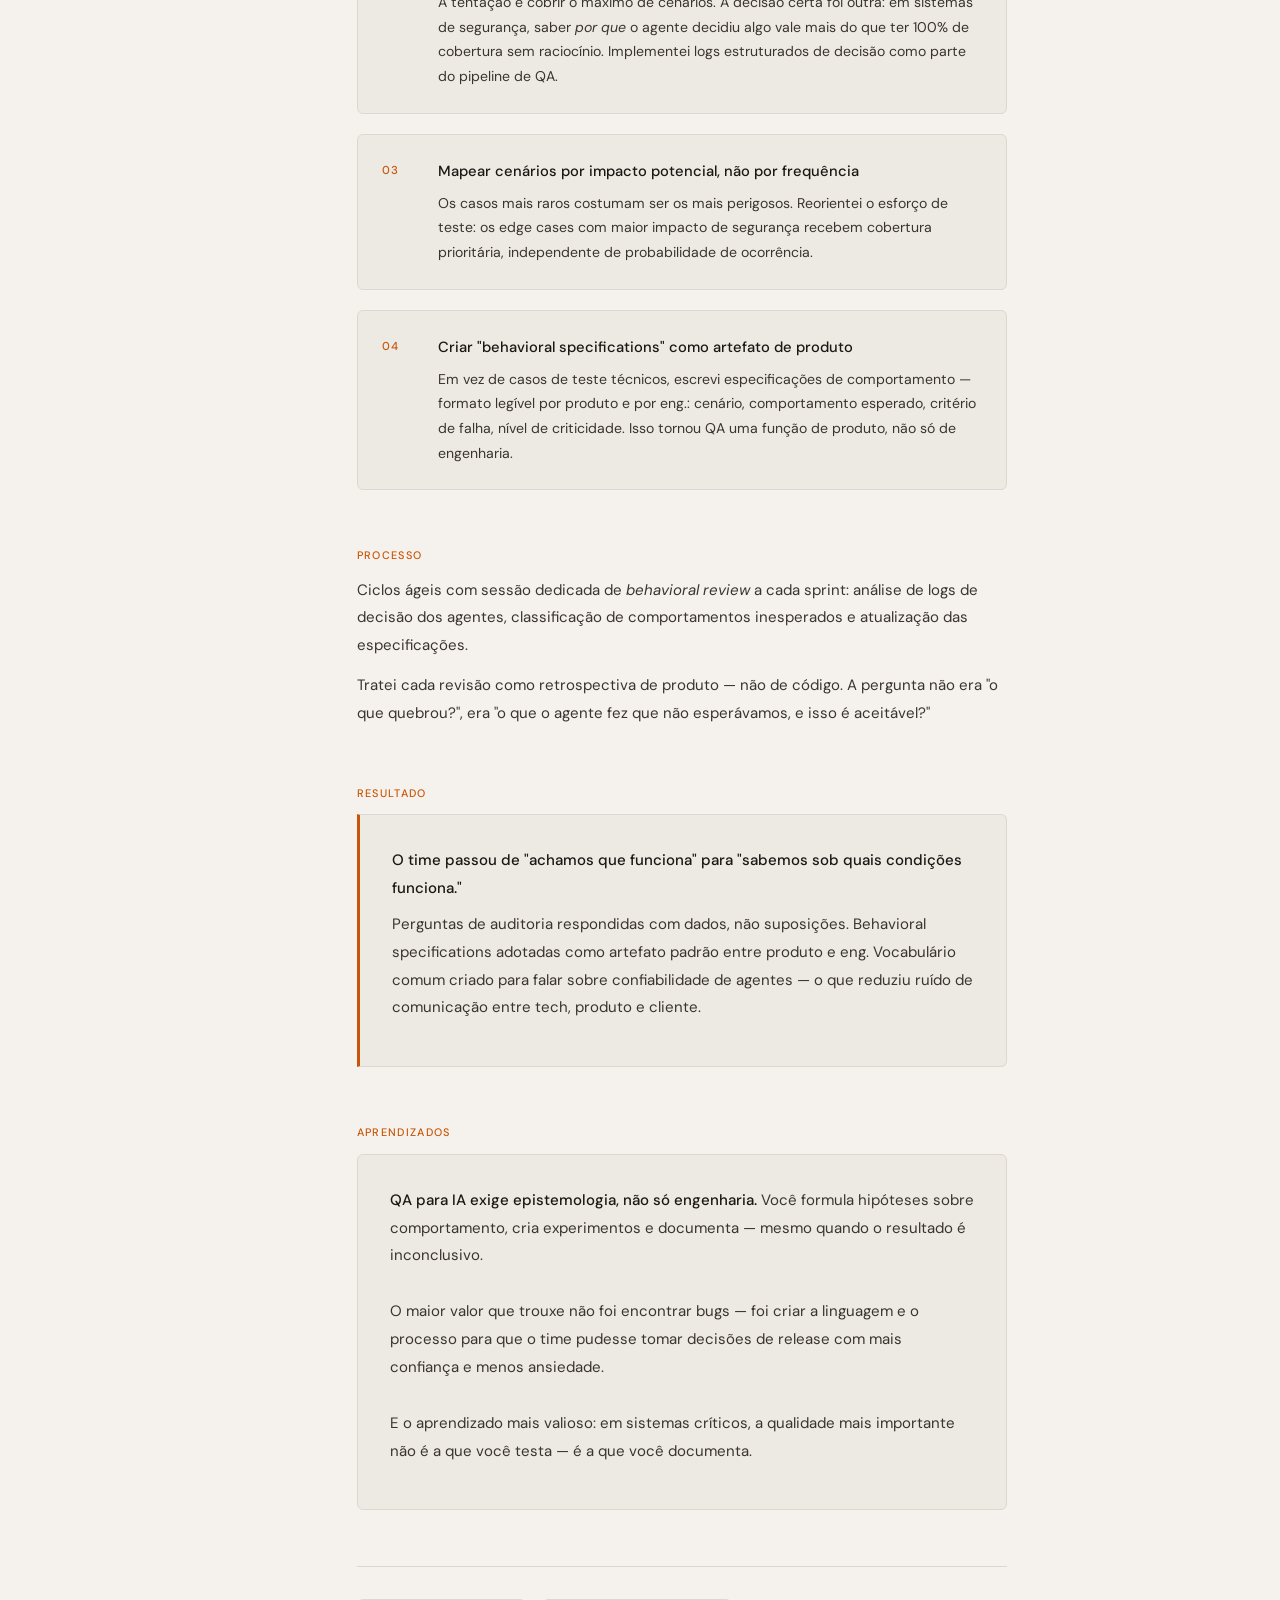
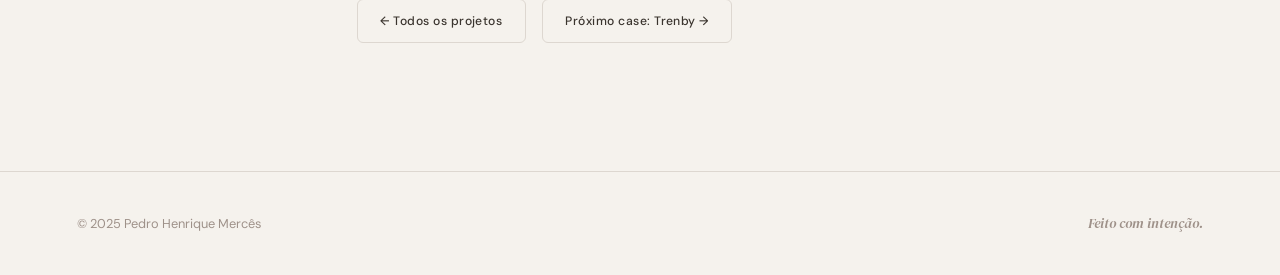
<file: portfolio (2)/portfolio/case-foresail.html>
<!DOCTYPE html>
<html lang="pt-BR">
<head>
  <meta charset="UTF-8">
  <meta name="viewport" content="width=device-width, initial-scale=1.0">
  <title>Case: Foresail — Pedro Henrique Mercês</title>
  <link rel="preconnect" href="https://fonts.googleapis.com">
  <link href="https://fonts.googleapis.com/css2?family=DM+Serif+Display:ital@0;1&family=DM+Sans:ital,opsz,wght@0,9..40,300;0,9..40,400;0,9..40,500;1,9..40,300&display=swap" rel="stylesheet">
  <link rel="stylesheet" href="css/tokens.css">
  <link rel="stylesheet" href="css/base.css">
  <link rel="stylesheet" href="css/sections.css">
</head>
<body>
<nav>
  <a href="index.html" class="nav-logo">PHM</a>
  <ul class="nav-links">
    <li><a href="index.html#sobre">Sobre</a></li>
    <li><a href="index.html#projetos">Projetos</a></li>
    <li><a href="index.html#contato">Contato</a></li>
  </ul>
</nav>

<a href="index.html#projetos" class="case-back">← Projetos</a>

<div class="case-hero">
  <span class="section-label">Case 01 · AI Security · Enterprise · Em andamento</span>
  <h1>Foresail</h1>
  <p class="lead">
    Como estruturar qualidade para sistemas que não falham de formas
    previsíveis — e o que isso exigiu redefinir sobre o próprio conceito de bug.
  </p>
  <div class="case-meta-bar">
    <div class="case-meta-item">
      <div class="case-meta-label">Contexto</div>
      <div class="case-meta-value">AI Security · Monitoramento de agentes</div>
    </div>
    <div class="case-meta-item">
      <div class="case-meta-label">Papel</div>
      <div class="case-meta-value">QA Strategy · Processos · Documentação</div>
    </div>
    <div class="case-meta-item">
      <div class="case-meta-label">Stack</div>
      <div class="case-meta-value">Python · Supabase · Agentes de IA</div>
    </div>
    <div class="case-meta-item">
      <div class="case-meta-label">Status</div>
      <div class="case-meta-value">Em andamento — 2024–presente</div>
    </div>
  </div>
</div>

<div class="case-content">
  <nav class="case-toc">
    <div class="case-toc-label">Nesta página</div>
    <ul class="case-toc-list">
      <li><a href="#ctx">Contexto</a></li>
      <li><a href="#problema">O problema real</a></li>
      <li><a href="#objetivo">Objetivo</a></li>
      <li><a href="#decisoes">Decisões tomadas</a></li>
      <li><a href="#processo">Processo</a></li>
      <li><a href="#resultado">Resultado</a></li>
      <li><a href="#aprendizados">Aprendizados</a></li>
    </ul>
  </nav>

  <div class="case-body">

    <div class="case-section" id="ctx">
      <div class="case-section-label">Contexto</div>
      <p>
        Foresail é uma stack enterprise de segurança e monitoramento que usa
        agentes de IA para analisar sistemas em tempo real. Entrei como QA —
        mas o papel precisou ser reinventado desde o primeiro sprint.
      </p>
      <p>
        Agentes de IA em produção não falham como software tradicional.
        Não há um input X que sempre gera o output Y. O comportamento é
        contextual, emergente e dependente de estado. As ferramentas e
        frameworks de QA existentes simplesmente não foram projetados pra isso.
      </p>
    </div>

    <div class="case-section" id="problema">
      <div class="case-section-label">O problema real</div>
      <h3>Confiança sem rastreabilidade não é confiança — é esperança.</h3>
      <p>
        O time precisava responder: "podemos colocar esse agente em produção?"
        Mas não havia critério objetivo para essa resposta. Os testes
        existentes cobriam a infraestrutura — não o comportamento dos agentes.
      </p>
      <p>
        Em ambiente de segurança, isso é inaceitável. Um agente que toma
        uma decisão errada em contexto de monitoramento não é só um bug —
        é um risco real para o cliente.
      </p>
    </div>

    <div class="case-section" id="objetivo">
      <div class="case-section-label">Objetivo</div>
      <p>
        Criar uma estratégia de qualidade que respondesse a pergunta que
        importa: <em>"sob quais condições podemos confiar nesse agente?"</em> —
        com critérios documentados, rastreáveis e que o time de produto
        conseguisse usar para tomar decisão de release.
      </p>
    </div>

    <div class="case-section" id="decisoes">
      <div class="case-section-label">Decisões tomadas</div>
      <ul class="case-decision-list">
        <li class="case-decision-item">
          <div class="decision-num">01</div>
          <div class="decision-text">
            <strong>Criar taxonomia de falha específica para agentes de IA</strong>
            "Bug" para agente de IA não é erro de compilação. Mapeei categorias:
            desvio de instrução, alucinação factual, decisão fora de escopo,
            loop de raciocínio, resposta ambígua em contexto crítico.
            Cada categoria tem critério de severidade e protocolo de registro distinto.
          </div>
        </li>
        <li class="case-decision-item">
          <div class="decision-num">02</div>
          <div class="decision-text">
            <strong>Priorizar rastreabilidade sobre cobertura total</strong>
            A tentação é cobrir o máximo de cenários. A decisão certa foi
            outra: em sistemas de segurança, saber <em>por que</em> o agente
            decidiu algo vale mais do que ter 100% de cobertura sem raciocínio.
            Implementei logs estruturados de decisão como parte do pipeline de QA.
          </div>
        </li>
        <li class="case-decision-item">
          <div class="decision-num">03</div>
          <div class="decision-text">
            <strong>Mapear cenários por impacto potencial, não por frequência</strong>
            Os casos mais raros costumam ser os mais perigosos. Reorientei
            o esforço de teste: os edge cases com maior impacto de segurança
            recebem cobertura prioritária, independente de probabilidade de ocorrência.
          </div>
        </li>
        <li class="case-decision-item">
          <div class="decision-num">04</div>
          <div class="decision-text">
            <strong>Criar "behavioral specifications" como artefato de produto</strong>
            Em vez de casos de teste técnicos, escrevi especificações de
            comportamento — formato legível por produto e por eng.: cenário,
            comportamento esperado, critério de falha, nível de criticidade.
            Isso tornou QA uma função de produto, não só de engenharia.
          </div>
        </li>
      </ul>
    </div>

    <div class="case-section" id="processo">
      <div class="case-section-label">Processo</div>
      <p>
        Ciclos ágeis com sessão dedicada de <em>behavioral review</em> a cada
        sprint: análise de logs de decisão dos agentes, classificação de
        comportamentos inesperados e atualização das especificações.
      </p>
      <p>
        Tratei cada revisão como retrospectiva de produto — não de código.
        A pergunta não era "o que quebrou?", era "o que o agente fez que
        não esperávamos, e isso é aceitável?"
      </p>
    </div>

    <div class="case-section" id="resultado">
      <div class="case-section-label">Resultado</div>
      <div class="case-result-box">
        <p>
          <strong style="color:var(--ink); font-weight:500; display:block; margin-bottom:0.5rem">
            O time passou de "achamos que funciona" para "sabemos sob quais condições funciona."
          </strong>
          Perguntas de auditoria respondidas com dados, não suposições.
          Behavioral specifications adotadas como artefato padrão entre produto e eng.
          Vocabulário comum criado para falar sobre confiabilidade de agentes —
          o que reduziu ruído de comunicação entre tech, produto e cliente.
        </p>
      </div>
    </div>

    <div class="case-section" id="aprendizados">
      <div class="case-section-label">Aprendizados</div>
      <div class="case-learning-box">
        <p>
          <strong style="color:var(--ink); font-weight:500;">QA para IA exige epistemologia, não só engenharia.</strong>
          Você formula hipóteses sobre comportamento, cria experimentos
          e documenta — mesmo quando o resultado é inconclusivo.
        </p>
        <p>
          O maior valor que trouxe não foi encontrar bugs — foi criar
          a linguagem e o processo para que o time pudesse tomar
          decisões de release com mais confiança e menos ansiedade.
        </p>
        <p>
          E o aprendizado mais valioso: em sistemas críticos, a qualidade
          mais importante não é a que você testa — é a que você documenta.
        </p>
      </div>
    </div>

    <div style="margin-top:2.5rem; padding-top:2rem; border-top:1px solid var(--line); display:flex; gap:1rem; flex-wrap:wrap;">
      <a href="index.html#projetos" class="btn btn-ghost" style="font-size:0.76rem">&larr; Todos os projetos</a>
      <a href="case-trenby.html" class="btn btn-ghost" style="font-size:0.76rem">Próximo case: Trenby &rarr;</a>
    </div>

  </div>
</div>

<footer style="margin-top:4rem">
  <p>© 2025 Pedro Henrique Mercês</p>
  <p style="font-style:italic; font-family:'DM Serif Display',serif; font-size:0.86rem;">Feito com intenção.</p>
</footer>
<script src="js/reveal.js"></script>
</body>
</html>
</file>
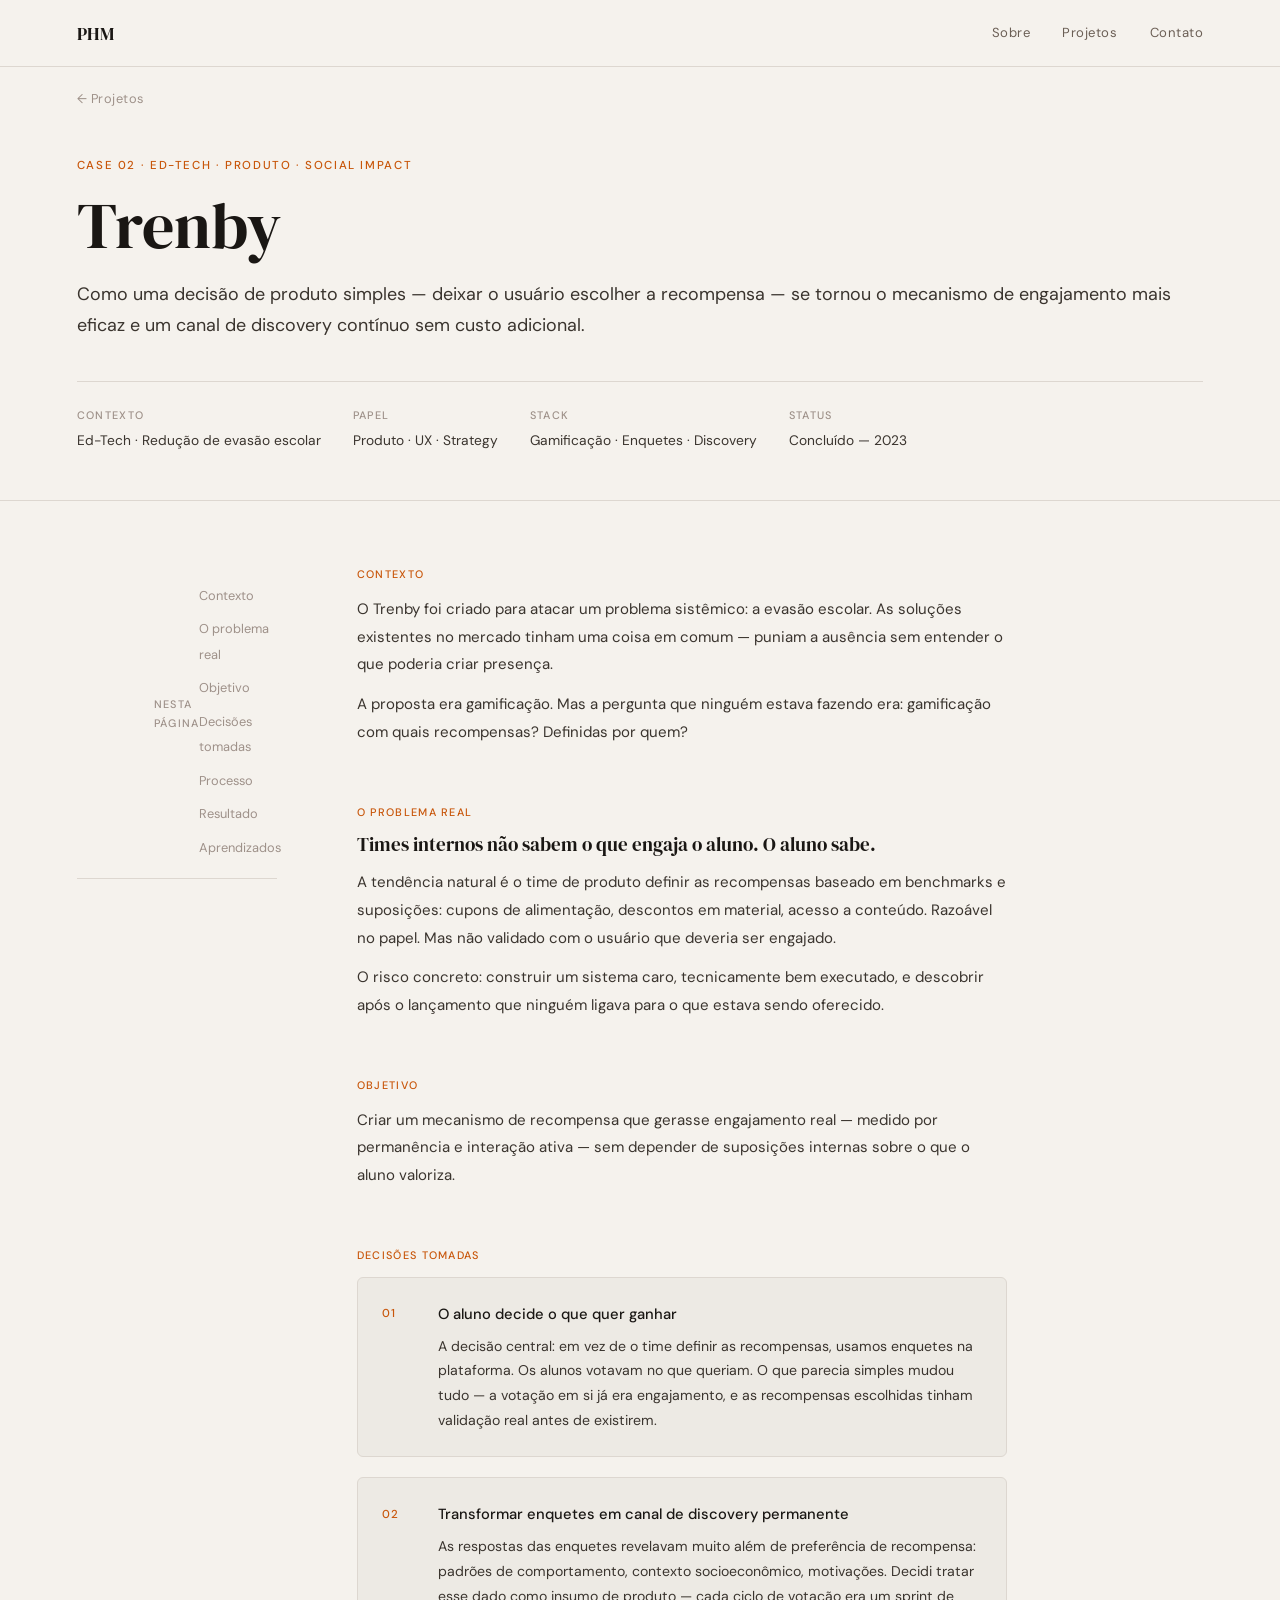
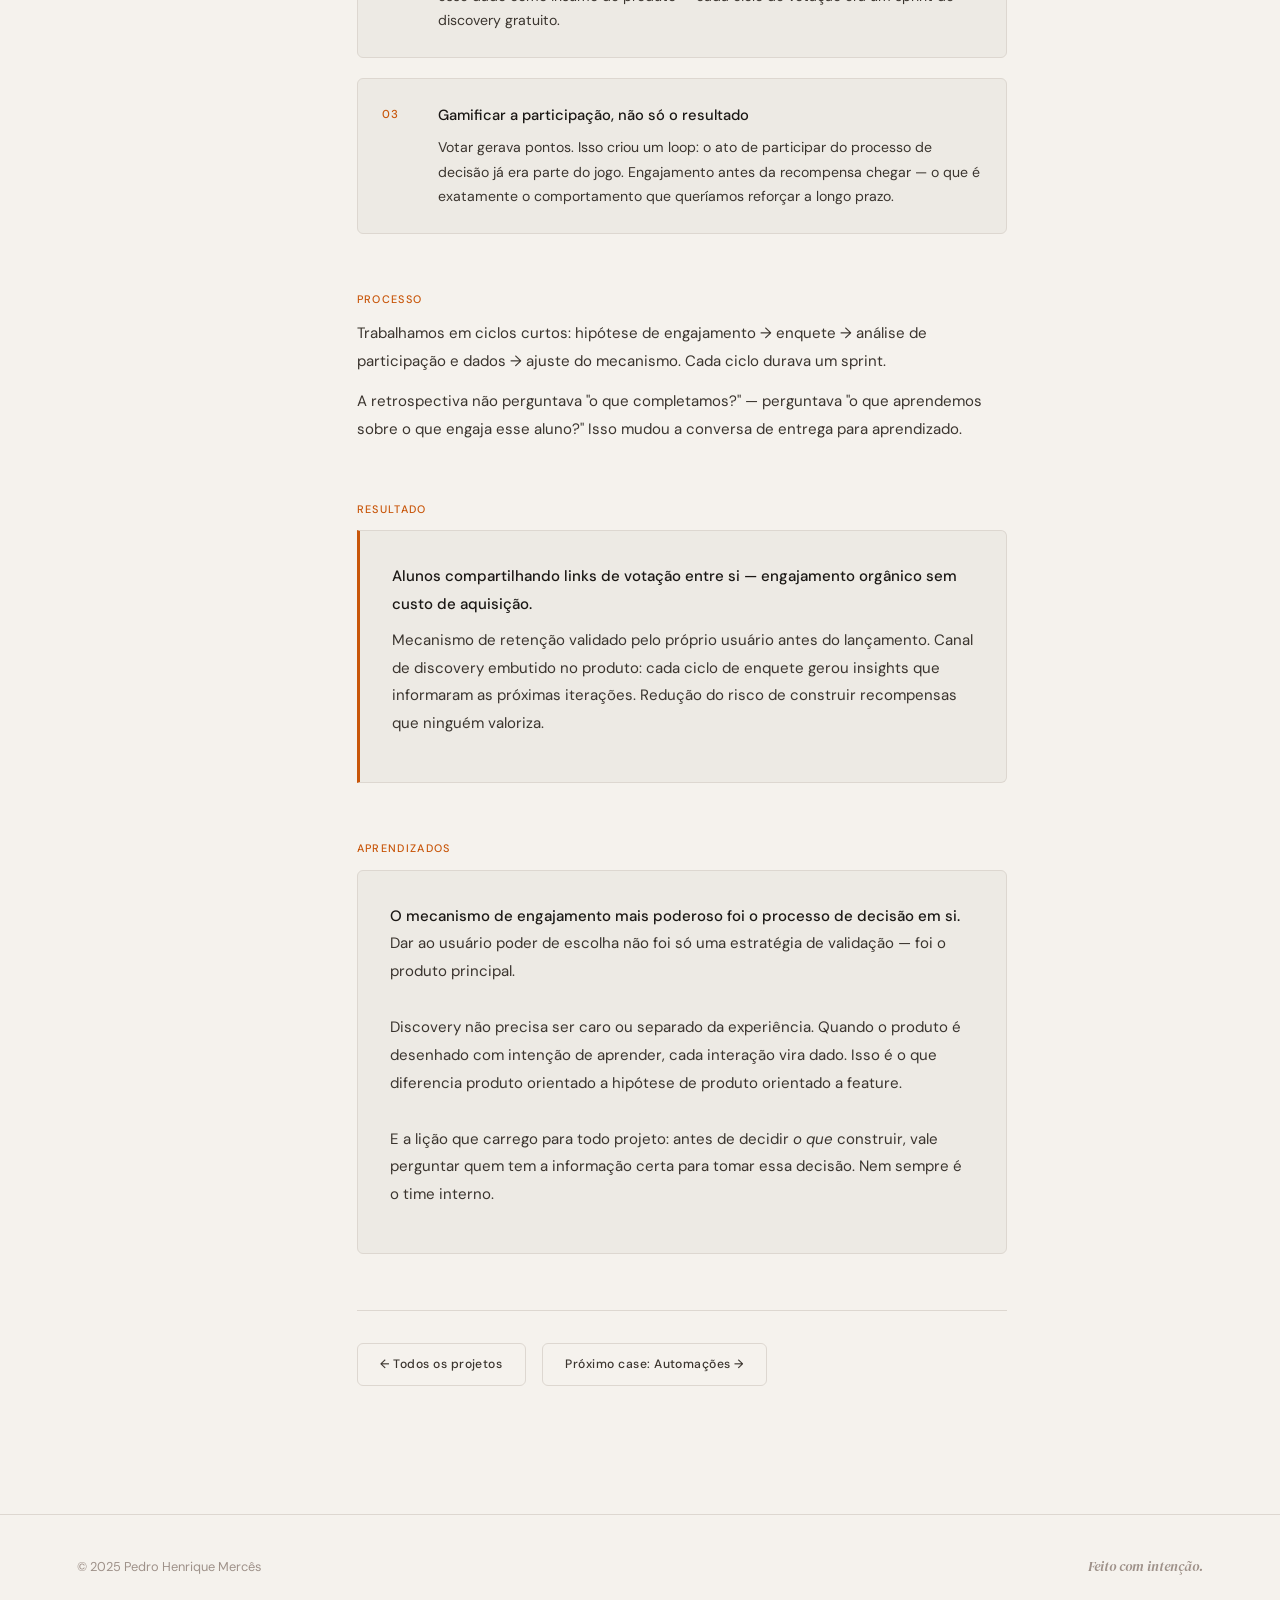
<file: portfolio (2)/portfolio/case-trenby.html>
<!DOCTYPE html>
<html lang="pt-BR">
<head>
  <meta charset="UTF-8">
  <meta name="viewport" content="width=device-width, initial-scale=1.0">
  <title>Case: Trenby — Pedro Henrique Mercês</title>
  <link rel="preconnect" href="https://fonts.googleapis.com">
  <link href="https://fonts.googleapis.com/css2?family=DM+Serif+Display:ital@0;1&family=DM+Sans:ital,opsz,wght@0,9..40,300;0,9..40,400;0,9..40,500;1,9..40,300&display=swap" rel="stylesheet">
  <link rel="stylesheet" href="css/tokens.css">
  <link rel="stylesheet" href="css/base.css">
  <link rel="stylesheet" href="css/sections.css">
</head>
<body>
<nav>
  <a href="index.html" class="nav-logo">PHM</a>
  <ul class="nav-links">
    <li><a href="index.html#sobre">Sobre</a></li>
    <li><a href="index.html#projetos">Projetos</a></li>
    <li><a href="index.html#contato">Contato</a></li>
  </ul>
</nav>

<a href="index.html#projetos" class="case-back">← Projetos</a>

<div class="case-hero">
  <span class="section-label">Case 02 · Ed-Tech · Produto · Social Impact</span>
  <h1>Trenby</h1>
  <p class="lead">
    Como uma decisão de produto simples — deixar o usuário escolher a
    recompensa — se tornou o mecanismo de engajamento mais eficaz
    e um canal de discovery contínuo sem custo adicional.
  </p>
  <div class="case-meta-bar">
    <div class="case-meta-item">
      <div class="case-meta-label">Contexto</div>
      <div class="case-meta-value">Ed-Tech · Redução de evasão escolar</div>
    </div>
    <div class="case-meta-item">
      <div class="case-meta-label">Papel</div>
      <div class="case-meta-value">Produto · UX · Strategy</div>
    </div>
    <div class="case-meta-item">
      <div class="case-meta-label">Stack</div>
      <div class="case-meta-value">Gamificação · Enquetes · Discovery</div>
    </div>
    <div class="case-meta-item">
      <div class="case-meta-label">Status</div>
      <div class="case-meta-value">Concluído — 2023</div>
    </div>
  </div>
</div>

<div class="case-content">
  <nav class="case-toc">
    <div class="case-toc-label">Nesta página</div>
    <ul class="case-toc-list">
      <li><a href="#ctx">Contexto</a></li>
      <li><a href="#problema">O problema real</a></li>
      <li><a href="#objetivo">Objetivo</a></li>
      <li><a href="#decisoes">Decisões tomadas</a></li>
      <li><a href="#processo">Processo</a></li>
      <li><a href="#resultado">Resultado</a></li>
      <li><a href="#aprendizados">Aprendizados</a></li>
    </ul>
  </nav>

  <div class="case-body">

    <div class="case-section" id="ctx">
      <div class="case-section-label">Contexto</div>
      <p>
        O Trenby foi criado para atacar um problema sistêmico: a evasão
        escolar. As soluções existentes no mercado tinham uma coisa em
        comum — puniam a ausência sem entender o que poderia criar presença.
      </p>
      <p>
        A proposta era gamificação. Mas a pergunta que ninguém estava
        fazendo era: gamificação com quais recompensas? Definidas por quem?
      </p>
    </div>

    <div class="case-section" id="problema">
      <div class="case-section-label">O problema real</div>
      <h3>Times internos não sabem o que engaja o aluno. O aluno sabe.</h3>
      <p>
        A tendência natural é o time de produto definir as recompensas
        baseado em benchmarks e suposições: cupons de alimentação,
        descontos em material, acesso a conteúdo. Razoável no papel.
        Mas não validado com o usuário que deveria ser engajado.
      </p>
      <p>
        O risco concreto: construir um sistema caro, tecnicamente bem
        executado, e descobrir após o lançamento que ninguém ligava
        para o que estava sendo oferecido.
      </p>
    </div>

    <div class="case-section" id="objetivo">
      <div class="case-section-label">Objetivo</div>
      <p>
        Criar um mecanismo de recompensa que gerasse engajamento real —
        medido por permanência e interação ativa — sem depender de
        suposições internas sobre o que o aluno valoriza.
      </p>
    </div>

    <div class="case-section" id="decisoes">
      <div class="case-section-label">Decisões tomadas</div>
      <ul class="case-decision-list">
        <li class="case-decision-item">
          <div class="decision-num">01</div>
          <div class="decision-text">
            <strong>O aluno decide o que quer ganhar</strong>
            A decisão central: em vez de o time definir as recompensas,
            usamos enquetes na plataforma. Os alunos votavam no que queriam.
            O que parecia simples mudou tudo — a votação em si já era engajamento,
            e as recompensas escolhidas tinham validação real antes de existirem.
          </div>
        </li>
        <li class="case-decision-item">
          <div class="decision-num">02</div>
          <div class="decision-text">
            <strong>Transformar enquetes em canal de discovery permanente</strong>
            As respostas das enquetes revelavam muito além de preferência de
            recompensa: padrões de comportamento, contexto socioeconômico,
            motivações. Decidi tratar esse dado como insumo de produto —
            cada ciclo de votação era um sprint de discovery gratuito.
          </div>
        </li>
        <li class="case-decision-item">
          <div class="decision-num">03</div>
          <div class="decision-text">
            <strong>Gamificar a participação, não só o resultado</strong>
            Votar gerava pontos. Isso criou um loop: o ato de participar
            do processo de decisão já era parte do jogo. Engajamento
            antes da recompensa chegar — o que é exatamente o comportamento
            que queríamos reforçar a longo prazo.
          </div>
        </li>
      </ul>
    </div>

    <div class="case-section" id="processo">
      <div class="case-section-label">Processo</div>
      <p>
        Trabalhamos em ciclos curtos: hipótese de engajamento → enquete →
        análise de participação e dados → ajuste do mecanismo. Cada ciclo
        durava um sprint.
      </p>
      <p>
        A retrospectiva não perguntava "o que completamos?" — perguntava
        "o que aprendemos sobre o que engaja esse aluno?" Isso mudou a
        conversa de entrega para aprendizado.
      </p>
    </div>

    <div class="case-section" id="resultado">
      <div class="case-section-label">Resultado</div>
      <div class="case-result-box">
        <p>
          <strong style="color:var(--ink); font-weight:500; display:block; margin-bottom:0.5rem">
            Alunos compartilhando links de votação entre si — engajamento orgânico sem custo de aquisição.
          </strong>
          Mecanismo de retenção validado pelo próprio usuário antes do lançamento.
          Canal de discovery embutido no produto: cada ciclo de enquete
          gerou insights que informaram as próximas iterações. Redução do
          risco de construir recompensas que ninguém valoriza.
        </p>
      </div>
    </div>

    <div class="case-section" id="aprendizados">
      <div class="case-section-label">Aprendizados</div>
      <div class="case-learning-box">
        <p>
          <strong style="color:var(--ink); font-weight:500;">O mecanismo de engajamento mais poderoso foi o processo de decisão em si.</strong>
          Dar ao usuário poder de escolha não foi só uma estratégia de
          validação — foi o produto principal.
        </p>
        <p>
          Discovery não precisa ser caro ou separado da experiência. Quando
          o produto é desenhado com intenção de aprender, cada interação
          vira dado. Isso é o que diferencia produto orientado a hipótese
          de produto orientado a feature.
        </p>
        <p>
          E a lição que carrego para todo projeto: antes de decidir
          <em>o que</em> construir, vale perguntar quem tem a informação
          certa para tomar essa decisão. Nem sempre é o time interno.
        </p>
      </div>
    </div>

    <div style="margin-top:2.5rem; padding-top:2rem; border-top:1px solid var(--line); display:flex; gap:1rem; flex-wrap:wrap;">
      <a href="index.html#projetos" class="btn btn-ghost" style="font-size:0.76rem">&larr; Todos os projetos</a>
      <a href="case-automacoes.html" class="btn btn-ghost" style="font-size:0.76rem">Próximo case: Automações &rarr;</a>
    </div>

  </div>
</div>

<footer style="margin-top:4rem">
  <p>© 2025 Pedro Henrique Mercês</p>
  <p style="font-style:italic; font-family:'DM Serif Display',serif; font-size:0.86rem;">Feito com intenção.</p>
</footer>
<script src="js/reveal.js"></script>
</body>
</html>
</file>
<file: portfolio (2)/portfolio/css/tokens.css>
/* ── TOKENS ── */
:root {
  /* colors */
  --bg:        #f5f2ed;
  --ink:       #1a1714;
  --ink-2:     #3a342e;
  --ink-3:     #6b5f55;
  --ink-4:     #9e9189;
  --line:      #ddd7d0;
  --accent:    #c8560a;
  --accent-2:  #e8823a;
  --surface:   #edeae4;
  --surface-2: #e4e0d9;

  /* type */
  --font-serif: 'DM Serif Display', Georgia, serif;
  --font-sans:  'DM Sans', system-ui, sans-serif;

  /* spacing */
  --gap:   clamp(1.5rem, 4vw, 3rem);
  --gutter: clamp(1.25rem, 6vw, 5rem);

  /* radius */
  --r: 6px;
}

*, *::before, *::after { box-sizing: border-box; margin: 0; padding: 0; }

html { scroll-behavior: smooth; }

body {
  background: var(--bg);
  color: var(--ink);
  font-family: var(--font-sans);
  font-size: clamp(15px, 1.05vw, 17px);
  line-height: 1.7;
  -webkit-font-smoothing: antialiased;
}
</file>
<file: portfolio (2)/portfolio/css/base.css>
/* ── BASE ── */

/* Reset */
ul { list-style: none; }
a  { color: inherit; text-decoration: none; }
img { max-width: 100%; display: block; }

/* ── NAV ── */
nav {
  position: fixed;
  top: 0; left: 0; right: 0;
  z-index: 100;
  display: flex;
  align-items: center;
  justify-content: space-between;
  padding: 1.1rem var(--gutter);
  background: rgba(245,242,237,0.88);
  backdrop-filter: blur(12px);
  border-bottom: 1px solid var(--line);
}

.nav-logo {
  font-family: var(--font-serif);
  font-size: 1.15rem;
  letter-spacing: 0.02em;
  color: var(--ink);
  transition: color .2s;
}
.nav-logo:hover { color: var(--accent); }

.nav-links {
  display: flex;
  gap: 2rem;
}
.nav-links a {
  font-size: 0.82rem;
  font-weight: 400;
  color: var(--ink-3);
  letter-spacing: 0.04em;
  transition: color .2s;
}
.nav-links a:hover { color: var(--ink); }

/* ── BUTTONS ── */
.btn {
  display: inline-flex;
  align-items: center;
  gap: 0.4rem;
  padding: 0.65rem 1.4rem;
  border-radius: var(--r);
  font-family: var(--font-sans);
  font-size: 0.82rem;
  font-weight: 500;
  letter-spacing: 0.04em;
  cursor: pointer;
  transition: background .2s, color .2s, border-color .2s, transform .15s;
  border: 1px solid transparent;
}
.btn:hover { transform: translateY(-1px); }

.btn-primary {
  background: var(--ink);
  color: var(--bg);
  border-color: var(--ink);
}
.btn-primary:hover {
  background: var(--accent);
  border-color: var(--accent);
}

.btn-ghost {
  background: transparent;
  color: var(--ink-2);
  border-color: var(--line);
}
.btn-ghost:hover {
  border-color: var(--ink-3);
  color: var(--ink);
}

/* ── SHARED TYPOGRAPHY ── */
h1, h2, h3 {
  font-family: var(--font-serif);
  font-weight: 400;
  line-height: 1.15;
}

h1 { font-size: clamp(2.4rem, 5vw, 4rem); }
h2 { font-size: clamp(2rem, 4vw, 3rem); }
h3 { font-size: clamp(1.15rem, 2vw, 1.5rem); }

.lead {
  font-size: clamp(1rem, 1.4vw, 1.2rem);
  color: var(--ink-2);
  line-height: 1.75;
}

.section-label {
  font-size: 0.72rem;
  font-weight: 500;
  letter-spacing: 0.14em;
  text-transform: uppercase;
  color: var(--accent);
}

.section-divider {
  width: 2rem;
  height: 1px;
  background: var(--accent);
  margin-top: 0.5rem;
}

/* ── TAGS ── */
.tag {
  display: inline-block;
  padding: 0.25rem 0.65rem;
  background: var(--surface);
  border: 1px solid var(--line);
  border-radius: 100px;
  font-size: 0.72rem;
  color: var(--ink-3);
  font-weight: 400;
}
.tag-accent {
  background: rgba(200,86,10,0.08);
  border-color: rgba(200,86,10,0.3);
  color: var(--accent);
}

/* ── FOOTER ── */
footer {
  padding: 2.5rem var(--gutter);
  border-top: 1px solid var(--line);
  display: flex;
  justify-content: space-between;
  align-items: center;
  flex-wrap: wrap;
  gap: 0.75rem;
  font-size: 0.8rem;
  color: var(--ink-4);
}

/* ── REVEAL ANIMATION ── */
.reveal {
  opacity: 0;
  transform: translateY(22px);
  transition: opacity 0.65s ease, transform 0.65s ease;
}
.reveal.visible {
  opacity: 1;
  transform: none;
}

/* ── MOBILE NAV ── */
@media (max-width: 600px) {
  .nav-links { gap: 1.25rem; }
  .nav-links a { font-size: 0.76rem; }
}
</file>
<file: portfolio (2)/portfolio/css/sections.css>
/* ── SECTIONS ── */

/* ── SHARED SECTION BASE ── */
section {
  padding: clamp(4rem, 10vw, 7rem) var(--gutter);
  padding-top: calc(clamp(4rem, 10vw, 7rem) + 4rem); /* nav offset first section handled by #hero */
}

section + section {
  border-top: 1px solid var(--line);
}

/* ─────────────────────────────────────────
   HERO
───────────────────────────────────────── */
#hero {
  min-height: 100svh;
  display: grid;
  grid-template-columns: 1fr 1fr;
  gap: 3rem;
  align-items: center;
  padding-top: clamp(5rem, 12vw, 9rem);
}

.hero-eyebrow {
  display: block;
  font-size: 0.75rem;
  font-weight: 500;
  letter-spacing: 0.12em;
  text-transform: uppercase;
  color: var(--ink-4);
  margin-bottom: 1.5rem;
}

#hero h1 { margin-bottom: 1.5rem; }
#hero h1 em {
  font-style: italic;
  color: var(--accent);
}

.hero-sub {
  color: var(--ink-2);
  font-size: 1rem;
  line-height: 1.8;
  max-width: 48ch;
  margin-bottom: 2rem;
}

.hero-proofs {
  display: flex;
  flex-wrap: wrap;
  gap: 0.5rem;
  margin-bottom: 2rem;
}

.proof-chip {
  display: inline-flex;
  align-items: center;
  gap: 0.45rem;
  padding: 0.3rem 0.8rem;
  background: var(--surface);
  border: 1px solid var(--line);
  border-radius: 100px;
  font-size: 0.75rem;
  color: var(--ink-3);
}

.proof-chip-dot {
  width: 5px; height: 5px;
  border-radius: 50%;
  background: var(--accent);
  flex-shrink: 0;
}

.hero-cta { display: flex; gap: 0.75rem; flex-wrap: wrap; }

/* Hero right */
.hero-right {
  display: flex;
  flex-direction: column;
  gap: 2rem;
  align-items: flex-end;
}

.hero-bg-graphic {
  width: clamp(180px, 22vw, 300px);
  color: var(--line);
  opacity: 0.6;
}

.hero-stats {
  display: flex;
  flex-direction: column;
  gap: 1.25rem;
  width: 100%;
}

.stat-item {
  padding: 1.2rem 1.5rem;
  background: var(--surface);
  border: 1px solid var(--line);
  border-radius: var(--r);
}

.stat-number {
  font-family: var(--font-serif);
  font-size: 2rem;
  color: var(--ink);
  line-height: 1;
  margin-bottom: 0.35rem;
}

.stat-label {
  font-size: 0.78rem;
  color: var(--ink-3);
  line-height: 1.5;
}

/* ─────────────────────────────────────────
   SOBRE
───────────────────────────────────────── */
#sobre {
  display: grid;
  grid-template-columns: 220px 1fr;
  gap: var(--gap) 4rem;
  align-items: start;
}

.sobre-sticky {
  position: sticky;
  top: 6rem;
}

.sobre-body h2 { margin-bottom: 1.5rem; }
.sobre-body h2 em { color: var(--accent); }

.sobre-highlight {
  margin: 2rem 0;
  padding: 1.5rem 2rem;
  border-left: 2px solid var(--accent);
  background: var(--surface);
  font-family: var(--font-serif);
  font-size: 1.2rem;
  line-height: 1.5;
  color: var(--ink-2);
  border-radius: 0 var(--r) var(--r) 0;
}

.pillars {
  display: grid;
  grid-template-columns: repeat(3, 1fr);
  gap: 1.25rem;
}

.pillar {
  padding: 1.5rem;
  background: var(--surface);
  border: 1px solid var(--line);
  border-radius: var(--r);
}

.pillar-icon {
  display: block;
  font-size: 1.2rem;
  color: var(--accent);
  margin-bottom: 0.75rem;
}

.pillar h3 {
  font-size: 0.9rem;
  font-family: var(--font-sans);
  font-weight: 500;
  margin-bottom: 0.5rem;
  color: var(--ink);
}

.pillar p {
  font-size: 0.82rem;
  color: var(--ink-3);
  line-height: 1.65;
}

/* ─────────────────────────────────────────
   PROJETOS
───────────────────────────────────────── */
#projetos {
  display: flex;
  flex-direction: column;
  gap: 3rem;
}

.projects-header {
  display: grid;
  grid-template-columns: 220px 1fr;
  gap: 2rem 4rem;
  align-items: start;
}

.projects-intro h2 { margin-bottom: 1rem; }
.projects-intro h2 em { color: var(--accent); }

.project-list {
  display: flex;
  flex-direction: column;
  gap: 1.5rem;
}

.project-card {
  background: var(--surface);
  border: 1px solid var(--line);
  border-radius: var(--r);
  padding: 2rem 2.25rem;
  transition: border-color .2s, box-shadow .2s;
}

.project-card:hover {
  border-color: var(--ink-4);
  box-shadow: 0 4px 20px rgba(26,23,20,0.07);
}

.project-card-top {
  display: flex;
  align-items: flex-start;
  justify-content: space-between;
  gap: 1rem;
  margin-bottom: 1.5rem;
}

.project-meta {
  display: flex;
  align-items: center;
  gap: 0.6rem;
  margin-bottom: 0.6rem;
  flex-wrap: wrap;
}

.project-index {
  font-size: 0.72rem;
  font-weight: 500;
  color: var(--accent);
  letter-spacing: 0.08em;
}

.project-type {
  font-size: 0.72rem;
  color: var(--ink-4);
  letter-spacing: 0.04em;
}

.project-card h3 {
  font-size: clamp(1.3rem, 2.5vw, 1.9rem);
  font-family: var(--font-serif);
}

.project-card-cta {
  flex-shrink: 0;
}

/* PAR strip */
.par-strip {
  display: grid;
  grid-template-columns: repeat(3, 1fr);
  gap: 1.5rem;
  margin-bottom: 1.5rem;
  padding: 1.5rem 0;
  border-top: 1px solid var(--line);
  border-bottom: 1px solid var(--line);
}

.par-label {
  font-size: 0.7rem;
  font-weight: 500;
  letter-spacing: 0.1em;
  text-transform: uppercase;
  color: var(--ink-4);
  margin-bottom: 0.4rem;
}

.par-text {
  font-size: 0.84rem;
  color: var(--ink-2);
  line-height: 1.65;
}

.project-tags-row {
  display: flex;
  flex-wrap: wrap;
  gap: 0.4rem;
}

/* ─────────────────────────────────────────
   DIFERENCIAL
───────────────────────────────────────── */
#diferencial {
  display: flex;
  flex-direction: column;
  gap: 3rem;
}

.diferencial-header {
  display: grid;
  grid-template-columns: 220px 1fr;
  gap: 2rem 4rem;
}

.diferencial-intro h2 { margin-bottom: 1rem; }
.diferencial-intro h2 em { color: var(--accent-2); }

.diferencial-grid {
  display: grid;
  grid-template-columns: repeat(3, 1fr);
  gap: 1.25rem;
}

.diferencial-card {
  padding: 2rem;
  background: var(--surface);
  border: 1px solid var(--line);
  border-radius: var(--r);
  display: flex;
  flex-direction: column;
  gap: 1rem;
}

.diferencial-card-num {
  font-size: 0.72rem;
  font-weight: 500;
  color: var(--accent);
  letter-spacing: 0.12em;
}

.diferencial-card h3 {
  font-family: var(--font-sans);
  font-size: 1.05rem;
  font-weight: 500;
}

.diferencial-card p {
  font-size: 0.86rem;
  color: var(--ink-2);
  line-height: 1.7;
}

.diferencial-proof {
  font-size: 0.78rem;
  font-weight: 500;
  color: var(--ink);
  padding: 0.75rem 1rem;
  background: var(--surface-2);
  border-radius: var(--r);
  border-left: 2px solid var(--accent);
  display: flex;
  flex-direction: column;
  gap: 0.2rem;
}

.diferencial-proof span {
  font-weight: 400;
  color: var(--ink-4);
  font-size: 0.72rem;
}

.diferencial-examples {
  display: flex;
  flex-direction: column;
  gap: 0.4rem;
}

.diferencial-examples li {
  font-size: 0.78rem;
  color: var(--ink-3);
  padding-left: 1rem;
  position: relative;
}

.diferencial-examples li::before {
  content: '—';
  position: absolute;
  left: 0;
  color: var(--line);
}

/* ─────────────────────────────────────────
   HABILIDADES
───────────────────────────────────────── */
#habilidades {
  display: grid;
  grid-template-columns: 220px 1fr;
  gap: var(--gap) 4rem;
  align-items: start;
}

.habilidades-sticky {
  position: sticky;
  top: 6rem;
}

.skills-grid {
  display: grid;
  grid-template-columns: repeat(2, 1fr);
  gap: 1.5rem 3rem;
}

.skill-group h4 {
  font-family: var(--font-sans);
  font-size: 0.8rem;
  font-weight: 500;
  text-transform: uppercase;
  letter-spacing: 0.1em;
  color: var(--ink-3);
  margin-bottom: 1rem;
  padding-bottom: 0.5rem;
  border-bottom: 1px solid var(--line);
}

.skill-list {
  display: flex;
  flex-direction: column;
  gap: 0.5rem;
}

.skill-list li {
  font-size: 0.86rem;
  color: var(--ink-2);
  padding-left: 0.9rem;
  position: relative;
}

.skill-list li::before {
  content: '◦';
  position: absolute;
  left: 0;
  color: var(--accent);
}

/* ─────────────────────────────────────────
   CONTATO
───────────────────────────────────────── */
#contato {
  display: grid;
  grid-template-columns: 1fr 1fr;
  gap: 3rem 5rem;
  align-items: start;
}

.contact-headline {
  margin-bottom: 0.5rem;
}

.contact-headline em {
  color: var(--accent);
}

.contact-note {
  font-size: 0.9rem;
  color: var(--ink-3);
  line-height: 1.75;
  max-width: 42ch;
}

.contact-links {
  display: flex;
  flex-direction: column;
  gap: 0.75rem;
  padding-top: 0.5rem;
}

.contact-link {
  display: flex;
  align-items: center;
  justify-content: space-between;
  padding: 1.25rem 1.5rem;
  background: var(--surface);
  border: 1px solid var(--line);
  border-radius: var(--r);
  transition: border-color .2s, box-shadow .2s, transform .15s;
}

.contact-link:hover {
  border-color: var(--ink-3);
  transform: translateX(4px);
  box-shadow: 0 2px 12px rgba(26,23,20,0.06);
}

.contact-link-label {
  display: block;
  font-size: 0.7rem;
  font-weight: 500;
  letter-spacing: 0.1em;
  text-transform: uppercase;
  color: var(--ink-4);
  margin-bottom: 0.2rem;
}

.contact-link-value {
  font-size: 0.88rem;
  color: var(--ink);
}

.contact-arrow {
  font-size: 1.1rem;
  color: var(--accent);
}

/* ─────────────────────────────────────────
   CASE PAGES
───────────────────────────────────────── */
.case-back {
  display: inline-flex;
  align-items: center;
  gap: 0.4rem;
  padding: 5.5rem var(--gutter) 0;
  font-size: 0.8rem;
  color: var(--ink-4);
  letter-spacing: 0.04em;
  transition: color .2s;
}
.case-back:hover { color: var(--accent); }

.case-hero {
  padding: 2.5rem var(--gutter) 3rem;
  border-bottom: 1px solid var(--line);
}

.case-hero h1 { margin: 0.75rem 0 1rem; }

.case-meta-bar {
  display: flex;
  flex-wrap: wrap;
  gap: 2rem;
  margin-top: 2.5rem;
  padding-top: 1.5rem;
  border-top: 1px solid var(--line);
}

.case-meta-item {}

.case-meta-label {
  font-size: 0.68rem;
  font-weight: 500;
  letter-spacing: 0.12em;
  text-transform: uppercase;
  color: var(--ink-4);
  margin-bottom: 0.25rem;
}

.case-meta-value {
  font-size: 0.86rem;
  color: var(--ink-2);
}

.case-content {
  display: grid;
  grid-template-columns: 200px 1fr;
  gap: 0 5rem;
  padding: 4rem var(--gutter);
  align-items: start;
}

.case-toc {
  position: sticky;
  top: 5.5rem;
}

.case-toc-label {
  font-size: 0.68rem;
  font-weight: 500;
  letter-spacing: 0.12em;
  text-transform: uppercase;
  color: var(--ink-4);
  margin-bottom: 1rem;
}

.case-toc-list {
  display: flex;
  flex-direction: column;
  gap: 0.5rem;
}

.case-toc-list a {
  font-size: 0.8rem;
  color: var(--ink-4);
  transition: color .2s;
}

.case-toc-list a:hover { color: var(--accent); }

.case-body {
  max-width: 65ch;
}

.case-section {
  margin-bottom: 3.5rem;
}

.case-section-label {
  font-size: 0.68rem;
  font-weight: 500;
  letter-spacing: 0.12em;
  text-transform: uppercase;
  color: var(--accent);
  margin-bottom: 0.75rem;
}

.case-section h3 {
  font-size: 1.2rem;
  font-family: var(--font-serif);
  margin-bottom: 0.85rem;
  color: var(--ink);
}

.case-section p {
  color: var(--ink-2);
  font-size: 0.94rem;
  line-height: 1.85;
  margin-bottom: 0.75rem;
}

.case-decision-list {
  display: flex;
  flex-direction: column;
  gap: 1.25rem;
  margin-top: 0.5rem;
}

.case-decision-item {
  display: grid;
  grid-template-columns: 2.5rem 1fr;
  gap: 1rem;
  padding: 1.5rem;
  background: var(--surface);
  border: 1px solid var(--line);
  border-radius: var(--r);
}

.decision-num {
  font-size: 0.72rem;
  font-weight: 500;
  color: var(--accent);
  letter-spacing: 0.1em;
  padding-top: 0.15rem;
}

.decision-text {
  font-size: 0.88rem;
  color: var(--ink-2);
  line-height: 1.75;
}

.decision-text strong {
  display: block;
  font-weight: 500;
  color: var(--ink);
  margin-bottom: 0.4rem;
  font-size: 0.92rem;
}

.case-result-box {
  padding: 2rem;
  background: var(--surface);
  border: 1px solid var(--line);
  border-left: 3px solid var(--accent);
  border-radius: 0 var(--r) var(--r) 0;
  font-size: 0.9rem;
  line-height: 1.85;
  color: var(--ink-2);
}

.case-learning-box {
  padding: 2rem;
  background: var(--surface);
  border: 1px solid var(--line);
  border-radius: var(--r);
  display: flex;
  flex-direction: column;
  gap: 1rem;
  font-size: 0.9rem;
  color: var(--ink-2);
  line-height: 1.85;
}

/* ─────────────────────────────────────────
   RESPONSIVE
───────────────────────────────────────── */
@media (max-width: 900px) {
  #hero {
    grid-template-columns: 1fr;
    min-height: auto;
    padding-bottom: 4rem;
  }
  .hero-right { align-items: flex-start; }
  .hero-bg-graphic { display: none; }

  #sobre,
  #habilidades {
    grid-template-columns: 1fr;
  }
  .sobre-sticky,
  .habilidades-sticky {
    position: static;
  }

  .projects-header,
  .diferencial-header {
    grid-template-columns: 1fr;
  }

  .pillars,
  .diferencial-grid {
    grid-template-columns: 1fr;
  }

  .skills-grid {
    grid-template-columns: 1fr;
  }

  #contato {
    grid-template-columns: 1fr;
  }

  .par-strip {
    grid-template-columns: 1fr;
  }

  .case-content {
    grid-template-columns: 1fr;
  }

  .case-toc { display: none; }
}

@media (max-width: 600px) {
  section { padding-left: 1.25rem; padding-right: 1.25rem; }
  .case-hero, .case-back, .case-content { padding-left: 1.25rem; padding-right: 1.25rem; }
  footer { padding-left: 1.25rem; padding-right: 1.25rem; }
}
</file>
